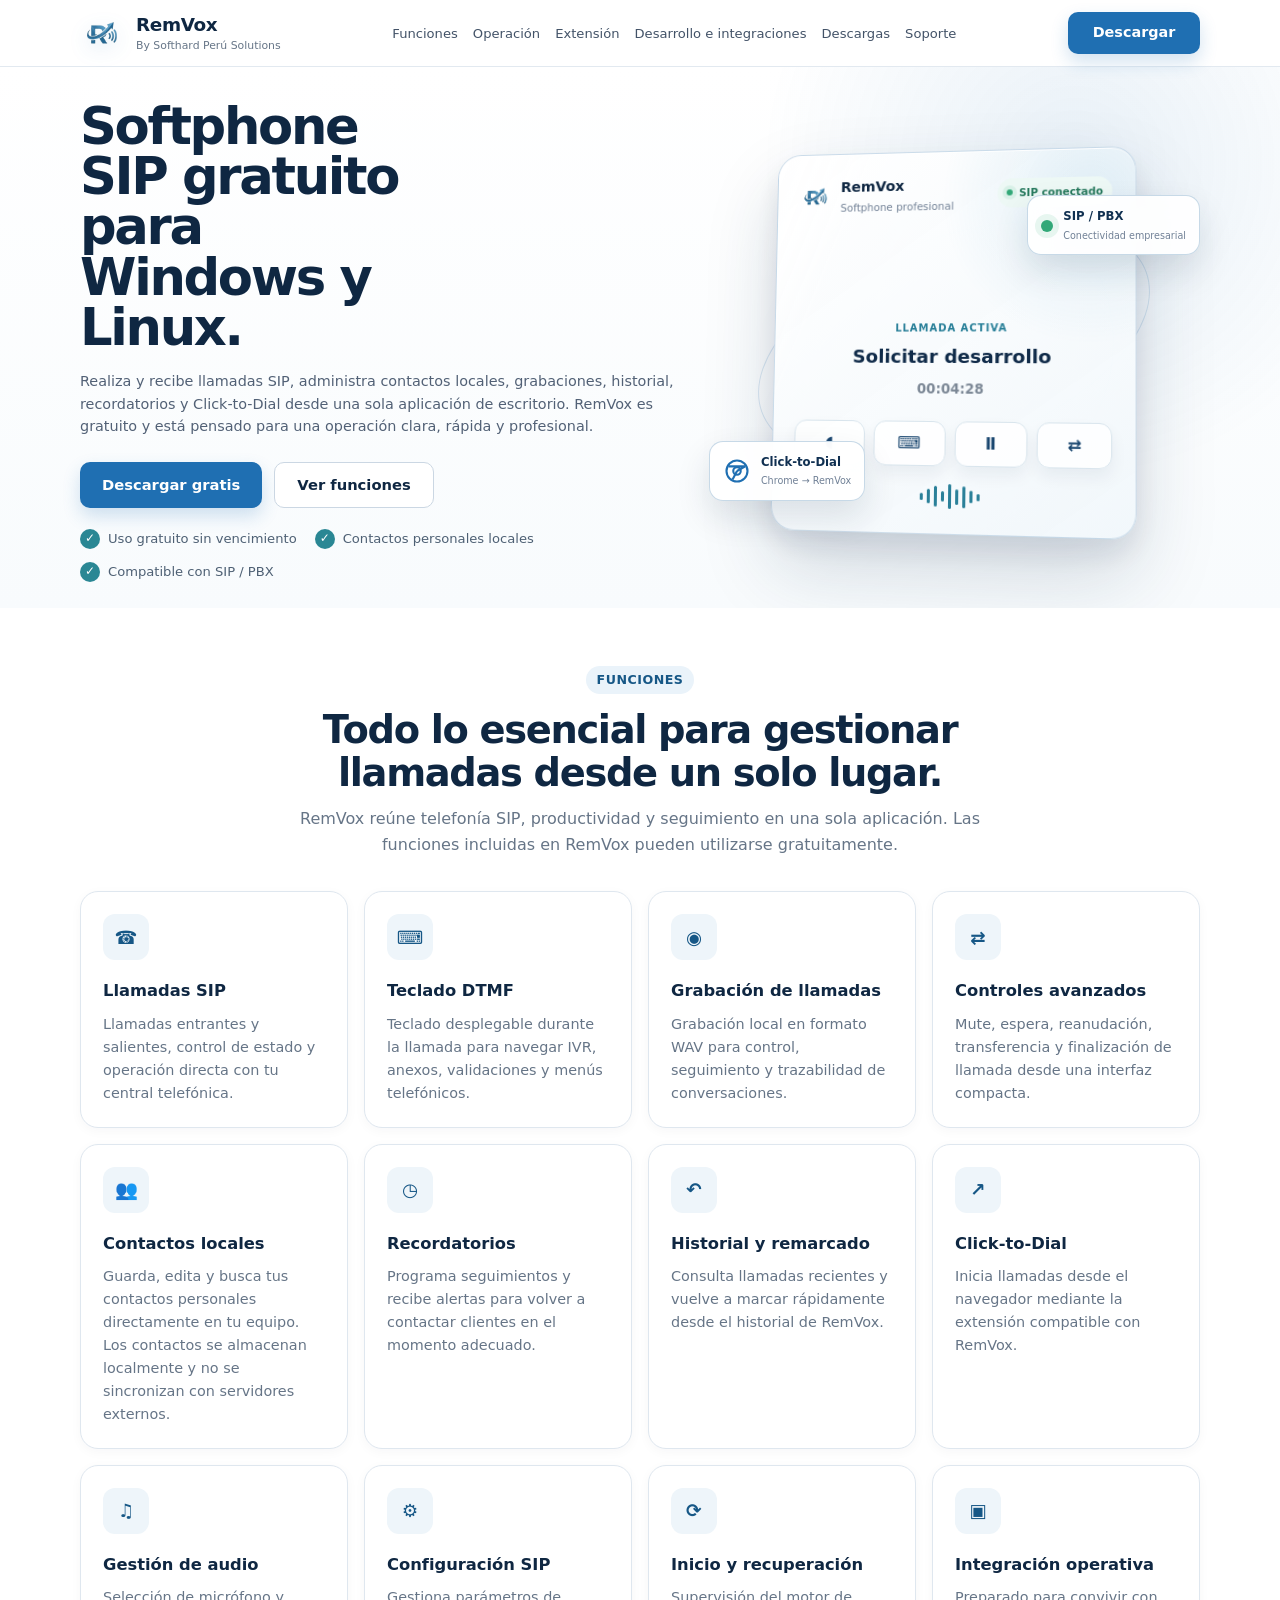
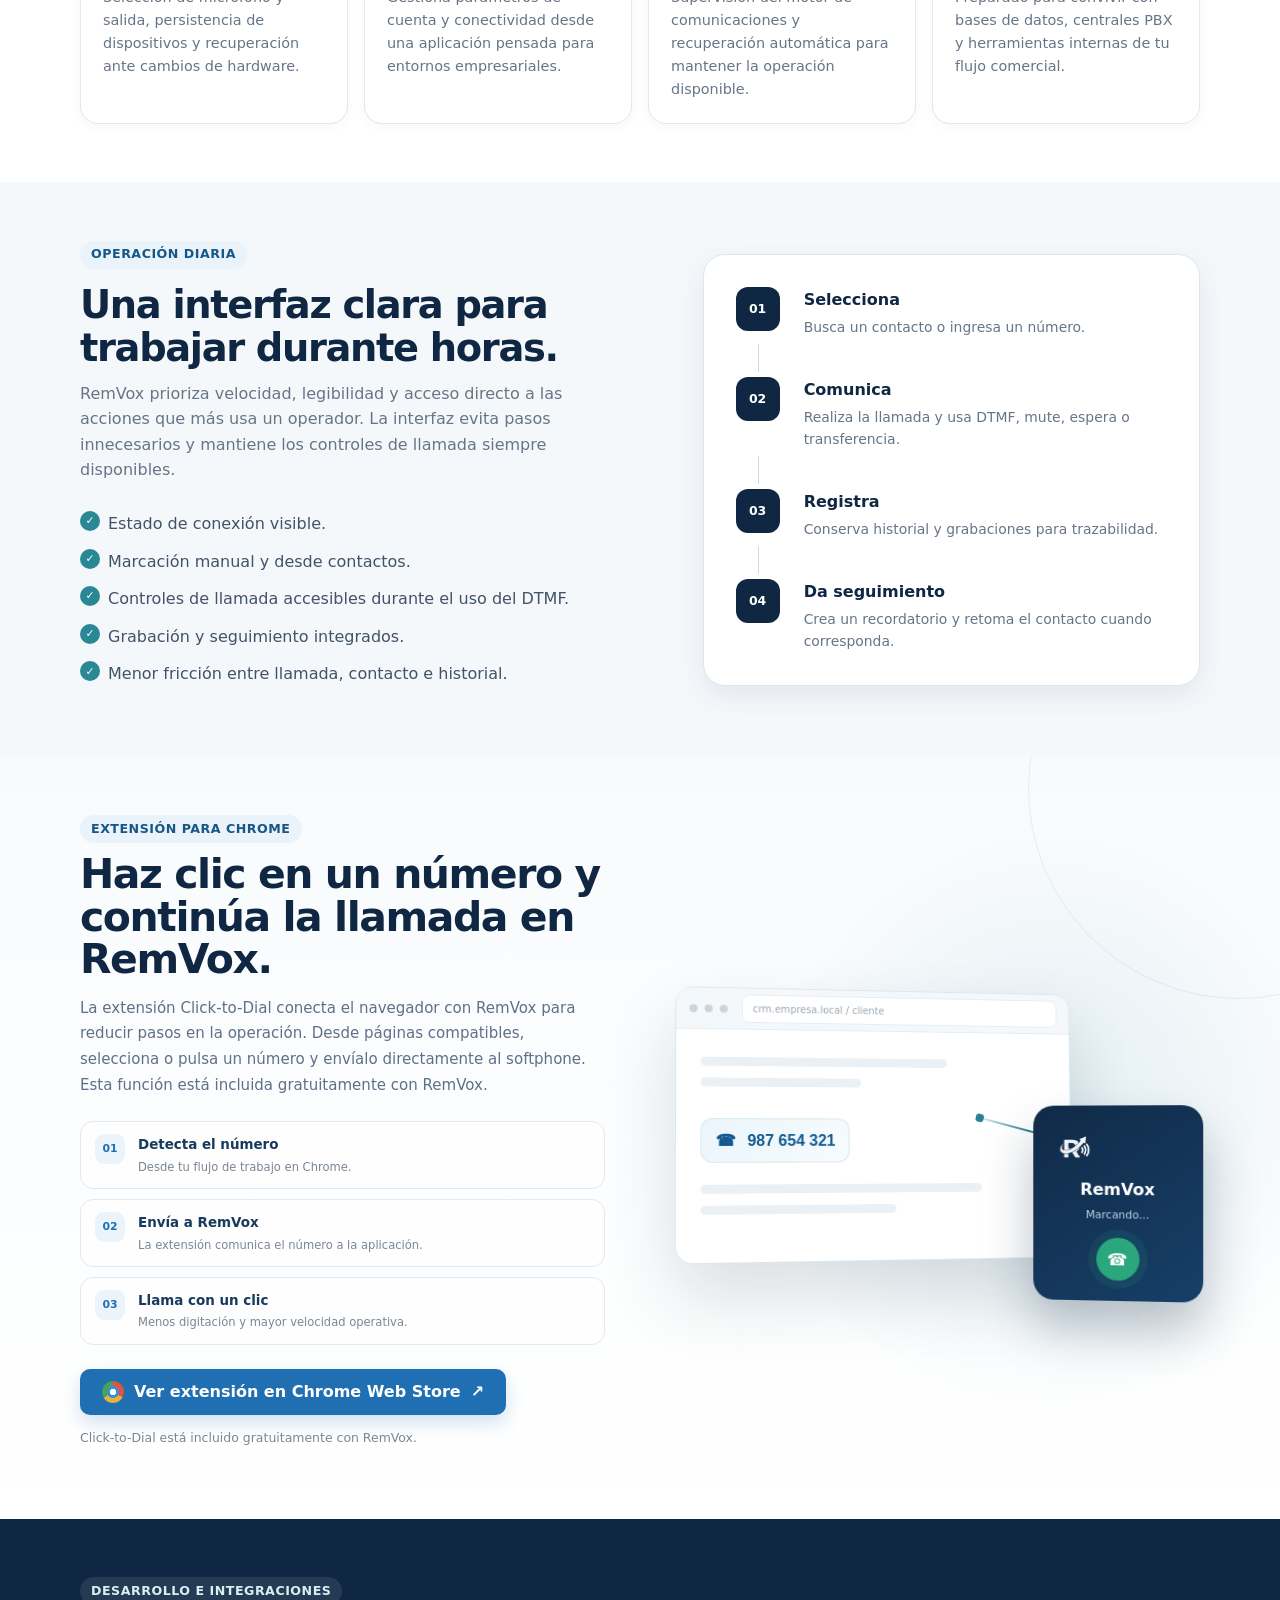
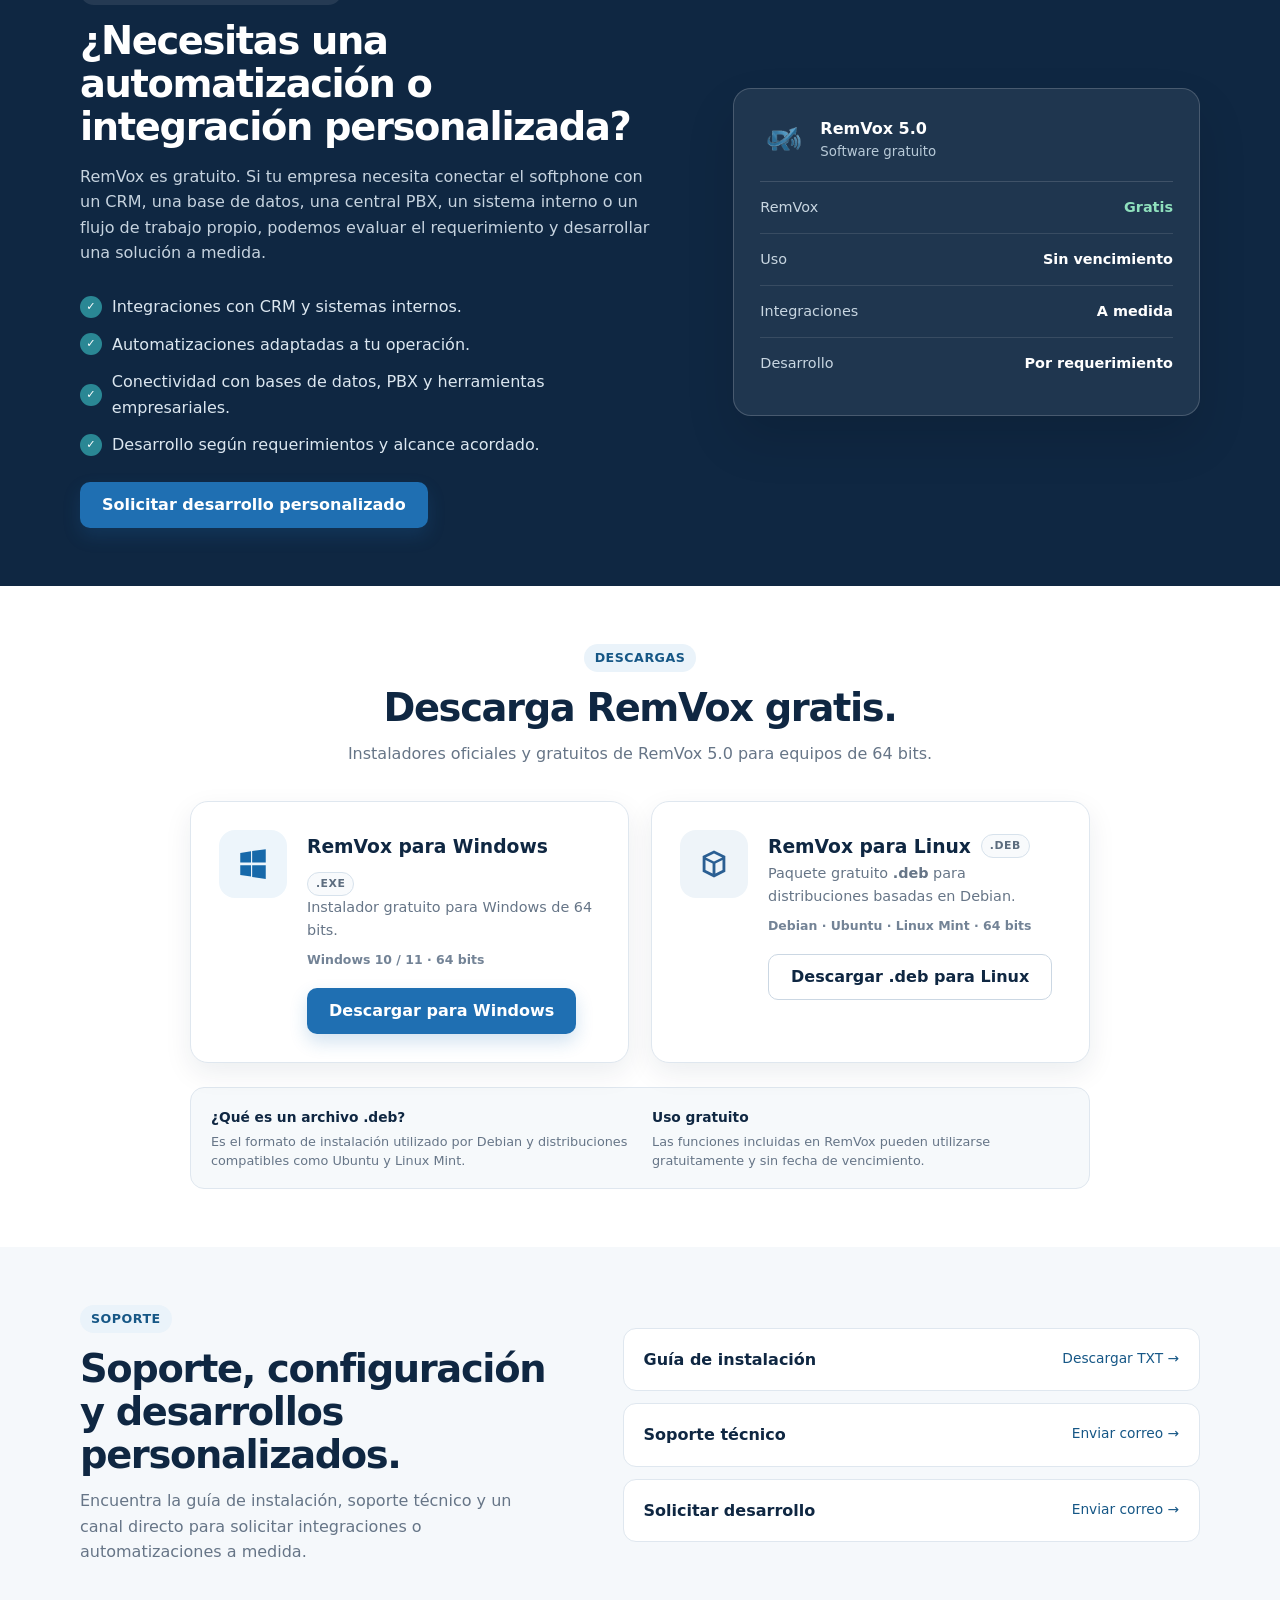
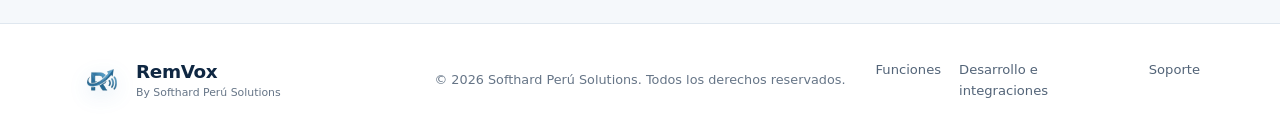
<file: index.html>
<!DOCTYPE html>
<html lang="es">
<head>
  <meta charset="UTF-8">
  <meta name="viewport" content="width=device-width, initial-scale=1.0">
  <meta name="description" content="RemVox: softphone SIP gratuito para Windows y Linux con llamadas, contactos locales, grabaciones, recordatorios, historial y Click-to-Dial.">
  <meta name="theme-color" content="#0f2742">
  <title>RemVox | Softphone SIP gratuito para Windows y Linux</title>
  <link rel="icon" href="assets/remvox-logo.png">
  <link rel="stylesheet" href="css/styles.css">

  <style>
    /* =========================================================
       REMVOX — HERO TECNOLÓGICO + EXTENSIÓN CLICK-TO-DIAL
       Este bloque vive en index.html para no tocar styles.css.
       ========================================================= */

    .hero-tech-visual{
      position:relative;
      min-height:430px;
      display:grid;
      place-items:center;
      perspective:1100px;
      isolation:isolate;
    }

    .tech-orbit{
      position:absolute;
      border:1px solid rgba(31,111,178,.16);
      border-radius:50%;
      pointer-events:none;
    }
    .tech-orbit-a{
      width:320px;height:320px;
      animation:orbitFloat 7s ease-in-out infinite;
    }
    .tech-orbit-b{
      width:410px;height:210px;
      transform:rotate(-20deg);
      animation:orbitFloatB 9s ease-in-out infinite;
    }
    .tech-pulse{
      position:absolute;
      width:10px;height:10px;
      border-radius:50%;
      background:#1f6fb2;
      box-shadow:0 0 0 0 rgba(31,111,178,.28);
      animation:pulseTech 2.4s infinite;
    }
    .tech-pulse-a{top:21%;right:18%}
    .tech-pulse-b{bottom:18%;left:17%;animation-delay:1.1s}

    .softphone-3d-card{
      position:relative;
      z-index:4;
      width:min(360px,82vw);
      padding:22px;
      border:1px solid rgba(164,192,216,.54);
      border-radius:24px;
      background:
        radial-gradient(circle at 88% 12%,rgba(53,144,194,.13),transparent 32%),
        linear-gradient(145deg,rgba(255,255,255,.98),rgba(241,247,251,.96));
      box-shadow:
        0 35px 75px rgba(18,49,78,.17),
        0 14px 28px rgba(18,49,78,.09),
        inset 0 1px 0 rgba(255,255,255,.9);
      transform:rotateY(-9deg) rotateX(4deg) translateZ(20px);
      transform-style:preserve-3d;
      animation:softphoneFloat 5.6s ease-in-out infinite;
      overflow:hidden;
    }
    .softphone-3d-card::before{
      content:"";
      position:absolute;
      inset:-50% auto auto -35%;
      width:110px;height:250%;
      background:linear-gradient(90deg,transparent,rgba(255,255,255,.62),transparent);
      transform:rotate(22deg);
      animation:cardShine 7s ease-in-out infinite;
      pointer-events:none;
    }
    .softphone-3d-top{
      position:relative;
      z-index:2;
      display:flex;
      align-items:center;
      justify-content:space-between;
      gap:12px;
    }
    .softphone-brand-mini{display:flex;align-items:center;gap:9px}
    .softphone-brand-mini img{width:34px;height:34px;object-fit:contain}
    .softphone-brand-mini strong{display:block;color:#0f2742;font-size:.9rem}
    .softphone-brand-mini span{display:block;color:#718095;font-size:.66rem;margin-top:1px}
    .softphone-status{
      display:inline-flex;align-items:center;gap:6px;
      padding:6px 9px;border-radius:999px;
      background:#edf8f5;color:#26795d;
      font-size:.64rem;font-weight:800;
      white-space:nowrap;
    }
    .softphone-status i{
      width:6px;height:6px;border-radius:50%;background:#31a877;
      box-shadow:0 0 0 4px rgba(49,168,119,.11)
    }

    .softphone-call-zone{
      position:relative;
      z-index:2;
      margin:27px 0 20px;
      text-align:center;
    }
    .call-avatar{
      width:66px;height:66px;margin:0 auto 12px;
      display:grid;place-items:center;
      border-radius:20px;
      background:linear-gradient(145deg,#0f2742,#1f6fb2);
      color:white;font-weight:900;
      box-shadow:0 16px 28px rgba(31,111,178,.22);
      transform:translateZ(34px);
    }
    .call-eyebrow{
      display:block;color:#2a8099;
      font-size:.63rem;font-weight:900;
      text-transform:uppercase;letter-spacing:.09em;
    }
    .softphone-call-zone strong{
      display:block;color:#102b49;font-size:1.15rem;margin:5px 0 3px;
    }
    .softphone-call-zone small{color:#7b8795;font-weight:700}

    .softphone-actions{
      position:relative;z-index:2;
      display:grid;grid-template-columns:repeat(4,1fr);gap:9px;
    }
    .softphone-actions span{
      height:44px;display:grid;place-items:center;
      border:1px solid #d9e5ed;border-radius:12px;
      background:rgba(255,255,255,.82);
      color:#19466f;font-weight:900;
      box-shadow:0 8px 16px rgba(15,39,66,.06);
    }

    .softphone-wave{
      position:relative;z-index:2;
      height:28px;margin-top:15px;
      display:flex;align-items:center;justify-content:center;gap:4px;
    }
    .softphone-wave i{
      width:3px;border-radius:999px;background:#2a8099;
      animation:waveMove 1.15s ease-in-out infinite;
    }
    .softphone-wave i:nth-child(1){height:7px}
    .softphone-wave i:nth-child(2){height:14px;animation-delay:.08s}
    .softphone-wave i:nth-child(3){height:20px;animation-delay:.16s}
    .softphone-wave i:nth-child(4){height:10px;animation-delay:.24s}
    .softphone-wave i:nth-child(5){height:24px;animation-delay:.32s}
    .softphone-wave i:nth-child(6){height:15px;animation-delay:.40s}
    .softphone-wave i:nth-child(7){height:21px;animation-delay:.48s}
    .softphone-wave i:nth-child(8){height:12px;animation-delay:.56s}
    .softphone-wave i:nth-child(9){height:7px;animation-delay:.64s}

    .floating-tech-chip{
      position:absolute;z-index:6;
      display:flex;align-items:center;gap:10px;
      padding:11px 13px;
      border:1px solid rgba(181,205,223,.75);
      border-radius:14px;
      background:rgba(255,255,255,.92);
      box-shadow:0 16px 34px rgba(14,43,68,.12);
      backdrop-filter:blur(12px);
      animation:chipFloat 5s ease-in-out infinite;
    }
    .floating-tech-chip strong{display:block;color:#103051;font-size:.73rem}
    .floating-tech-chip span{display:block;color:#708096;font-size:.6rem;margin-top:2px}
    .chip-browser{left:0;bottom:13%}
    .chip-browser svg{width:28px;height:28px;fill:none;stroke:#1f6fb2;stroke-width:1.8}
    .chip-sip{right:0;top:16%;animation-delay:1.2s}
    .chip-dot{
      width:12px!important;height:12px!important;border-radius:50%;
      background:#32a878!important;
      box-shadow:0 0 0 6px rgba(50,168,120,.11);
      flex:0 0 auto;
    }

    .extension-section{
      position:relative;
      overflow:hidden;
      background:
        radial-gradient(circle at 82% 48%,rgba(42,128,153,.12),transparent 26%),
        linear-gradient(180deg,#f8fbfd 0%,#ffffff 100%);
    }
    .extension-section::before{
      content:"";
      position:absolute;
      width:420px;height:420px;
      right:-170px;top:-180px;
      border:1px solid rgba(31,111,178,.1);
      border-radius:50%;
    }
    .extension-grid{
      display:grid;
      grid-template-columns:1fr 1fr;
      gap:70px;
      align-items:center;
    }
    .extension-copy h2{
      max-width:660px;
      margin:10px 0 14px;
      color:#0f2742;
      font-size:clamp(2rem,3.2vw,3.1rem);
      line-height:1.04;
      letter-spacing:-.035em;
    }
    .extension-copy>p{
      max-width:650px;color:#607087;line-height:1.7;font-size:.94rem;
    }
    .extension-points{
      display:grid;gap:10px;margin:23px 0 24px;
    }
    .extension-points>div{
      display:flex;align-items:flex-start;gap:13px;
      padding:12px 14px;
      border:1px solid #e1eaf1;
      border-radius:13px;
      background:rgba(255,255,255,.7);
    }
    .extension-points>div>span{
      width:30px;height:30px;display:grid;place-items:center;
      border-radius:9px;background:#eaf4fa;
      color:#1f6fb2;font-size:.68rem;font-weight:900;flex:0 0 auto;
    }
    .extension-points p{margin:0}
    .extension-points strong{display:block;color:#173a5e;font-size:.84rem}
    .extension-points small{display:block;color:#7a8796;font-size:.72rem;margin-top:2px}
    .extension-store-btn{display:inline-flex;align-items:center;gap:10px}
    .chrome-mark{
      width:22px;height:22px;border-radius:50%;
      display:inline-block;
      background:
        radial-gradient(circle at 50% 50%,#fff 0 21%,#3d8fd1 22% 38%,transparent 39%),
        conic-gradient(#e45245 0 33%,#e4b341 0 66%,#45a45a 0 100%);
      box-shadow:inset 0 0 0 1px rgba(0,0,0,.04);
    }

    .extension-visual{
      position:relative;
      min-height:410px;
      perspective:1200px;
    }
    .browser-3d{
      position:absolute;
      left:0;top:52px;
      width:78%;
      border:1px solid #dbe7ef;
      border-radius:18px;
      background:white;
      box-shadow:0 35px 70px rgba(15,39,66,.14);
      transform:rotateY(10deg) rotateX(3deg);
      transform-origin:left center;
      animation:browserFloat 6s ease-in-out infinite;
      overflow:hidden;
    }
    .browser-bar{
      height:42px;padding:0 13px;
      display:flex;align-items:center;gap:7px;
      background:#f5f8fa;border-bottom:1px solid #e4edf3;
    }
    .browser-bar>span{width:8px;height:8px;border-radius:50%;background:#c8d4de}
    .browser-address{
      flex:1;margin-left:7px;padding:6px 10px;border-radius:8px;
      background:#fff;color:#9aa5af;font-size:.62rem;
      border:1px solid #e6edf2;
    }
    .browser-body{padding:28px 24px 32px;min-height:235px}
    .browser-line{height:9px;border-radius:99px;background:#eaf0f4;margin-bottom:12px}
    .w70{width:70%}.w45{width:45%}.w80{width:80%}.w55{width:55%}
    .phone-number-demo{
      margin:20px 0 22px;
      border:0;border-radius:12px;
      background:linear-gradient(135deg,#eaf5fb,#f7fbfd);
      color:#125a91;font-weight:900;font-size:1rem;
      padding:13px 15px;box-shadow:inset 0 0 0 1px #d6e8f2;
    }
    .phone-number-demo span{margin-right:7px}

    .remvox-mini-device{
      position:absolute;
      z-index:5;
      right:0;bottom:44px;
      width:165px;
      padding:20px;
      border-radius:20px;
      background:linear-gradient(145deg,#102a47,#173f68);
      color:white;
      box-shadow:0 28px 50px rgba(15,39,66,.28);
      transform:rotateY(-9deg) translateZ(22px);
      animation:deviceFloat 5.5s ease-in-out infinite;
      text-align:center;
    }
    .remvox-mini-device img{
      width:42px;height:42px;object-fit:contain;
      filter:brightness(0) invert(1);opacity:.95
    }
    .remvox-mini-device strong{display:block;margin-top:8px}
    .remvox-mini-device>span{display:block;margin-top:3px;color:#bdd4e7;font-size:.66rem}
    .mini-call-button{
      width:42px;height:42px;margin:15px auto 0;
      display:grid;place-items:center;border-radius:50%;
      background:#2aa77c;box-shadow:0 0 0 8px rgba(42,167,124,.12);
      animation:callPulse 2s infinite;
    }

    .integration-beam{
      position:absolute;
      left:57%;top:48%;
      width:110px;height:2px;
      background:linear-gradient(90deg,rgba(31,111,178,.06),#2a8099,rgba(31,111,178,.06));
      transform:rotate(15deg);
      z-index:3;
    }
    .integration-beam i{
      position:absolute;top:-3px;width:8px;height:8px;border-radius:50%;background:#2a8099;
      animation:dataTravel 2s linear infinite;
    }
    .integration-beam i:nth-child(2){animation-delay:.65s}
    .integration-beam i:nth-child(3){animation-delay:1.3s}

    @keyframes softphoneFloat{
      0%,100%{transform:rotateY(-9deg) rotateX(4deg) translateY(0) translateZ(20px)}
      50%{transform:rotateY(-4deg) rotateX(1deg) translateY(-12px) translateZ(34px)}
    }
    @keyframes browserFloat{
      0%,100%{transform:rotateY(10deg) rotateX(3deg) translateY(0)}
      50%{transform:rotateY(6deg) rotateX(1deg) translateY(-9px)}
    }
    @keyframes deviceFloat{
      0%,100%{transform:rotateY(-9deg) translateY(0) translateZ(22px)}
      50%{transform:rotateY(-4deg) translateY(-11px) translateZ(30px)}
    }
    @keyframes chipFloat{
      0%,100%{transform:translateY(0)}
      50%{transform:translateY(-9px)}
    }
    @keyframes orbitFloat{
      0%,100%{transform:rotate(0deg) scale(1)}
      50%{transform:rotate(12deg) scale(1.04)}
    }
    @keyframes orbitFloatB{
      0%,100%{transform:rotate(-20deg) scale(1)}
      50%{transform:rotate(-7deg) scale(1.03)}
    }
    @keyframes pulseTech{
      0%{box-shadow:0 0 0 0 rgba(31,111,178,.28)}
      70%{box-shadow:0 0 0 20px rgba(31,111,178,0)}
      100%{box-shadow:0 0 0 0 rgba(31,111,178,0)}
    }
    @keyframes waveMove{
      0%,100%{transform:scaleY(.55);opacity:.65}
      50%{transform:scaleY(1.25);opacity:1}
    }
    @keyframes cardShine{
      0%,65%{left:-45%;opacity:0}
      74%{opacity:.65}
      90%,100%{left:125%;opacity:0}
    }
    @keyframes dataTravel{
      0%{left:0;opacity:0}
      15%{opacity:1}
      85%{opacity:1}
      100%{left:100%;opacity:0}
    }
    @keyframes callPulse{
      0%{box-shadow:0 0 0 0 rgba(42,167,124,.28)}
      70%{box-shadow:0 0 0 14px rgba(42,167,124,0)}
      100%{box-shadow:0 0 0 0 rgba(42,167,124,0)}
    }

    @media (max-width:1100px){
      .hero-tech-visual{min-height:360px}
      .chip-browser{left:2%}
      .chip-sip{right:2%}
      .extension-grid{gap:42px}
    }

    @media (max-width:900px){
      .hero-tech-visual{min-height:410px;margin-top:10px}
      .extension-grid{grid-template-columns:1fr}
      .extension-visual{min-height:390px}
    }

    @media (max-width:620px){
      .hero-tech-visual{min-height:365px}
      .softphone-3d-card{width:min(320px,88vw);padding:18px}
      .floating-tech-chip{padding:8px 10px}
      .chip-browser{left:0;bottom:3%}
      .chip-sip{right:0;top:4%}
      .tech-orbit-a{width:280px;height:280px}
      .tech-orbit-b{width:320px;height:180px}
      .extension-visual{min-height:340px}
      .browser-3d{width:86%;top:38px}
      .remvox-mini-device{width:145px;right:0;bottom:30px}
      .integration-beam{left:53%;width:95px}
    }

    @media (prefers-reduced-motion:reduce){
      .softphone-3d-card,.floating-tech-chip,.browser-3d,.remvox-mini-device,
      .tech-orbit,.tech-pulse,.softphone-wave i,.integration-beam i,
      .mini-call-button{animation:none!important}
    }
  
    .donation-section{
      position:relative;
      overflow:hidden;
      background:
        radial-gradient(circle at 86% 30%,rgba(31,111,178,.10),transparent 28%),
        linear-gradient(180deg,#ffffff 0%,#f8fbfd 100%);
    }
    .donation-card{
      display:grid;
      grid-template-columns:minmax(0,1.35fr) minmax(280px,.65fr);
      gap:42px;
      align-items:center;
      padding:34px;
      border:1px solid #dfe8ef;
      border-radius:22px;
      background:rgba(255,255,255,.96);
      box-shadow:0 18px 42px rgba(15,39,66,.08);
    }
    .donation-copy h2{
      margin:8px 0 12px;
      color:#0f2742;
      font-size:clamp(1.8rem,3vw,2.7rem);
      line-height:1.08;
      letter-spacing:-.03em;
    }
    .donation-copy p{margin:0;color:#607087;line-height:1.7}
    .donation-copy .donation-note{margin-top:14px;font-size:.82rem;color:#7a8796}
    .donation-action{
      padding:24px;
      border-radius:18px;
      background:linear-gradient(145deg,#102a47,#173f68);
      color:#fff;
      text-align:center;
      box-shadow:0 18px 38px rgba(15,39,66,.18);
    }
    .donation-action strong{display:block;font-size:1.08rem;margin-bottom:6px}
    .donation-action>span{display:block;color:#c9d9e6;font-size:.78rem;line-height:1.5;margin-bottom:17px}
    .donation-paypal-btn{display:inline-flex;align-items:center;justify-content:center;gap:9px;width:100%}
    .paypal-mark{
      display:inline-grid!important;
      place-items:center;
      width:24px;height:24px;
      border-radius:7px;
      background:#fff;
      color:#1f6fb2!important;
      font-weight:900;
      font-size:.85rem;
      margin:0!important;
    }
    @media (max-width:780px){
      .donation-card{grid-template-columns:1fr;padding:24px}
    }

  </style>

</head>

<body>
  <header class="site-header" id="inicio">
    <div class="container nav-wrap">
      <a class="brand" href="#inicio" aria-label="RemVox, inicio">
        <img src="assets/remvox-logo.png" alt="Logo RemVox" class="brand-logo">
        <div>
          <span class="brand-name">RemVox</span>
          <span class="brand-by">By Softhard Perú Solutions</span>
        </div>
      </a>

      <button class="menu-toggle" id="menuToggle" type="button" aria-label="Abrir menú" aria-expanded="false">
        <span></span><span></span><span></span>
      </button>

      <nav class="main-nav" id="mainNav" aria-label="Navegación principal">
        <a href="#funciones">Funciones</a>
        <a href="#operacion">Operación</a>
        <a href="#extension">Extensión</a>
        <a href="#desarrollo">Desarrollo e integraciones</a>
        <a href="#descargas">Descargas</a>
        <a href="#soporte">Soporte</a>
      </nav>

      <a class="btn btn-primary nav-cta" href="#descargas">Descargar</a>
    </div>
  </header>

  <main>
    <!-- HERO -->
    <section class="hero">
      <div class="container hero-grid">
        <div class="hero-copy">
<h1>Softphone SIP gratuito para Windows y Linux.</h1>
          <p class="hero-lead">
            Realiza y recibe llamadas SIP, administra contactos locales, grabaciones, historial,
            recordatorios y Click-to-Dial desde una sola aplicación de escritorio. RemVox es gratuito
            y está pensado para una operación clara, rápida y profesional.
          </p>

          <div class="hero-actions">
            <a class="btn btn-primary btn-lg" href="#descargas">Descargar gratis</a>
            <a class="btn btn-secondary btn-lg" href="#funciones">Ver funciones</a>
          </div>

          <div class="hero-meta">
            <div class="meta-item">
              <span class="meta-icon">✓</span>
              <span>Uso gratuito sin vencimiento</span>
            </div>
            <div class="meta-item">
              <span class="meta-icon">✓</span>
              <span>Contactos personales locales</span>
            </div>
            <div class="meta-item">
              <span class="meta-icon">✓</span>
              <span>Compatible con SIP / PBX</span>
            </div>
          </div>
        </div>

        <div class="hero-tech-visual" aria-label="Visual tecnológico de RemVox">
          <div class="tech-orbit tech-orbit-a"></div>
          <div class="tech-orbit tech-orbit-b"></div>
          <div class="tech-pulse tech-pulse-a"></div>
          <div class="tech-pulse tech-pulse-b"></div>

          <div class="softphone-3d-card">
            <div class="softphone-3d-top">
              <div class="softphone-brand-mini">
                <img src="assets/remvox-logo.png" alt="">
                <div>
                  <strong>RemVox</strong>
                  <span>Softphone profesional</span>
                </div>
              </div>
              <span class="softphone-status"><i></i> SIP conectado</span>
            </div>

            <div class="softphone-call-zone">
              <div class="call-avatar">RM</div>
              <span class="call-eyebrow">Llamada activa</span>
              <strong>Solicitar desarrollo</strong>
              <small>00:04:28</small>
            </div>

            <div class="softphone-actions">
              <span title="Silenciar">◖</span>
              <span title="DTMF">⌨</span>
              <span title="Espera">Ⅱ</span>
              <span title="Transferir">⇄</span>
            </div>

            <div class="softphone-wave" aria-hidden="true">
              <i></i><i></i><i></i><i></i><i></i><i></i><i></i><i></i><i></i>
            </div>
          </div>

          <div class="floating-tech-chip chip-browser">
            <svg viewBox="0 0 24 24" aria-hidden="true">
              <circle cx="12" cy="12" r="9"></circle>
              <circle cx="12" cy="12" r="3.2"></circle>
              <path d="M4.7 8h14.6M8.2 19.2 12 12m7.1-4-7.1 4"></path>
            </svg>
            <div><strong>Click-to-Dial</strong><span>Chrome → RemVox</span></div>
          </div>

          <div class="floating-tech-chip chip-sip">
            <span class="chip-dot"></span>
            <div><strong>SIP / PBX</strong><span>Conectividad empresarial</span></div>
          </div>
        </div>
      </div>
    </section>
<!-- FUNCIONES -->
    <section class="section" id="funciones">
      <div class="container">
        <div class="section-heading">
          <span class="section-kicker">Funciones</span>
          <h2>Todo lo esencial para gestionar llamadas desde un solo lugar.</h2>
          <p>
            RemVox reúne telefonía SIP, productividad y seguimiento en una sola aplicación.
            Las funciones incluidas en RemVox pueden utilizarse gratuitamente.
          </p>
        </div>

        <div class="feature-grid">
          <article class="feature-card">
            <div class="feature-icon">☎</div>
            <h3>Llamadas SIP</h3>
            <p>Llamadas entrantes y salientes, control de estado y operación directa con tu central telefónica.</p>
          </article>

          <article class="feature-card">
            <div class="feature-icon">⌨</div>
            <h3>Teclado DTMF</h3>
            <p>Teclado desplegable durante la llamada para navegar IVR, anexos, validaciones y menús telefónicos.</p>
          </article>

          <article class="feature-card">
            <div class="feature-icon">◉</div>
            <h3>Grabación de llamadas</h3>
            <p>Grabación local en formato WAV para control, seguimiento y trazabilidad de conversaciones.</p>
          </article>

          <article class="feature-card">
            <div class="feature-icon">⇄</div>
            <h3>Controles avanzados</h3>
            <p>Mute, espera, reanudación, transferencia y finalización de llamada desde una interfaz compacta.</p>
          </article>

          <article class="feature-card">
            <div class="feature-icon">👥</div>
            <h3>Contactos locales</h3>
            <p>Guarda, edita y busca tus contactos personales directamente en tu equipo. Los contactos se almacenan localmente y no se sincronizan con servidores externos.</p>
          </article>

          <article class="feature-card">
            <div class="feature-icon">◷</div>
            <h3>Recordatorios</h3>
            <p>Programa seguimientos y recibe alertas para volver a contactar clientes en el momento adecuado.</p>
          </article>

          <article class="feature-card">
            <div class="feature-icon">↶</div>
            <h3>Historial y remarcado</h3>
            <p>Consulta llamadas recientes y vuelve a marcar rápidamente desde el historial de RemVox.</p>
          </article>

          <article class="feature-card">
            <div class="feature-icon">↗</div>
            <h3>Click-to-Dial</h3>
            <p>Inicia llamadas desde el navegador mediante la extensión compatible con RemVox.</p>
          </article>

          <article class="feature-card">
            <div class="feature-icon">♫</div>
            <h3>Gestión de audio</h3>
            <p>Selección de micrófono y salida, persistencia de dispositivos y recuperación ante cambios de hardware.</p>
          </article>

          <article class="feature-card">
            <div class="feature-icon">⚙</div>
            <h3>Configuración SIP</h3>
            <p>Gestiona parámetros de cuenta y conectividad desde una aplicación pensada para entornos empresariales.</p>
          </article>

          <article class="feature-card">
            <div class="feature-icon">⟳</div>
            <h3>Inicio y recuperación</h3>
            <p>Supervisión del motor de comunicaciones y recuperación automática para mantener la operación disponible.</p>
          </article>

          <article class="feature-card">
            <div class="feature-icon">▣</div>
            <h3>Integración operativa</h3>
            <p>Preparado para convivir con bases de datos, centrales PBX y herramientas internas de tu flujo comercial.</p>
          </article>
        </div>
      </div>
    </section>

    <!-- OPERACIÓN -->
    <section class="section section-soft" id="operacion">
      <div class="container split-layout">
        <div class="content-panel">
          <span class="section-kicker">Operación diaria</span>
          <h2>Una interfaz clara para trabajar durante horas.</h2>
          <p>
            RemVox prioriza velocidad, legibilidad y acceso directo a las acciones que más usa un operador.
            La interfaz evita pasos innecesarios y mantiene los controles de llamada siempre disponibles.
          </p>

          <ul class="check-list">
            <li>Estado de conexión visible.</li>
            <li>Marcación manual y desde contactos.</li>
            <li>Controles de llamada accesibles durante el uso del DTMF.</li>
            <li>Grabación y seguimiento integrados.</li>
            <li>Menor fricción entre llamada, contacto e historial.</li>
          </ul>
        </div>

        <div class="workflow-card">
          <div class="workflow-step">
            <span>01</span>
            <div><strong>Selecciona</strong><p>Busca un contacto o ingresa un número.</p></div>
          </div>
          <div class="workflow-line"></div>
          <div class="workflow-step">
            <span>02</span>
            <div><strong>Comunica</strong><p>Realiza la llamada y usa DTMF, mute, espera o transferencia.</p></div>
          </div>
          <div class="workflow-line"></div>
          <div class="workflow-step">
            <span>03</span>
            <div><strong>Registra</strong><p>Conserva historial y grabaciones para trazabilidad.</p></div>
          </div>
          <div class="workflow-line"></div>
          <div class="workflow-step">
            <span>04</span>
            <div><strong>Da seguimiento</strong><p>Crea un recordatorio y retoma el contacto cuando corresponda.</p></div>
          </div>
        </div>
      </div>
    </section>







    <!-- EXTENSIÓN CLICK-TO-DIAL -->
    <section class="section extension-section" id="extension">
      <div class="container extension-grid">
        <div class="extension-copy">
          <span class="section-kicker">Extensión para Chrome</span>
          <h2>Haz clic en un número y continúa la llamada en RemVox.</h2>
          <p>
            La extensión Click-to-Dial conecta el navegador con RemVox para reducir pasos en la operación.
            Desde páginas compatibles, selecciona o pulsa un número y envíalo directamente al softphone.
            Esta función está incluida gratuitamente con RemVox.
          </p>

          <div class="extension-points">
            <div><span>01</span><p><strong>Detecta el número</strong><small>Desde tu flujo de trabajo en Chrome.</small></p></div>
            <div><span>02</span><p><strong>Envía a RemVox</strong><small>La extensión comunica el número a la aplicación.</small></p></div>
            <div><span>03</span><p><strong>Llama con un clic</strong><small>Menos digitación y mayor velocidad operativa.</small></p></div>
          </div>

          <a
            class="btn btn-primary extension-store-btn"
            href="https://chromewebstore.google.com/detail/remvox-click-to-dial-dual/fhdojbjgimoegemlkeflddflcdapmjcf"
            target="_blank"
            rel="noopener noreferrer"
            onclick="if(window.gtag){gtag('event','extension_click',{extension:'remvox_click_to_dial',source:'landing'});}"
          >
            <span class="chrome-mark" aria-hidden="true"></span>
            Ver extensión en Chrome Web Store
            <span aria-hidden="true">↗</span>
          </a>
          <p style="margin-top:12px;font-size:.78rem;color:#7a8796;">
            Click-to-Dial está incluido gratuitamente con RemVox.
          </p>
        </div>

        <div class="extension-visual" aria-label="Integración Chrome y RemVox">
          <div class="browser-3d">
            <div class="browser-bar">
              <span></span><span></span><span></span>
              <div class="browser-address">crm.empresa.local / cliente</div>
            </div>
            <div class="browser-body">
              <div class="browser-line w70"></div>
              <div class="browser-line w45"></div>

              <button class="phone-number-demo" type="button" tabindex="-1" aria-hidden="true">
                <span>☎</span>
                987 654 321
              </button>

              <div class="browser-line w80"></div>
              <div class="browser-line w55"></div>
            </div>
          </div>

          <div class="integration-beam">
            <i></i><i></i><i></i>
          </div>

          <div class="remvox-mini-device">
            <img src="assets/remvox-logo.png" alt="">
            <strong>RemVox</strong>
            <span>Marcando...</span>
            <div class="mini-call-button">☎</div>
          </div>
        </div>
      </div>
    </section>

    <!-- DESARROLLO E INTEGRACIONES -->
    <section class="section license-section" id="desarrollo">
      <div class="container license-grid">
        <div>
          <span class="section-kicker light">Desarrollo e integraciones</span>
          <h2>¿Necesitas una automatización o integración personalizada?</h2>
          <p>
            RemVox es gratuito. Si tu empresa necesita conectar el softphone con un CRM,
            una base de datos, una central PBX, un sistema interno o un flujo de trabajo propio,
            podemos evaluar el requerimiento y desarrollar una solución a medida.
          </p>

          <div class="license-points">
            <div><span>✓</span> Integraciones con CRM y sistemas internos.</div>
            <div><span>✓</span> Automatizaciones adaptadas a tu operación.</div>
            <div><span>✓</span> Conectividad con bases de datos, PBX y herramientas empresariales.</div>
            <div><span>✓</span> Desarrollo según requerimientos y alcance acordado.</div>
          </div>

          <div style="margin-top:24px;">
            <a
              class="btn btn-primary"
              href="mailto:softhardsolutionsperu@gmail.com?subject=Desarrollo%20personalizado%20RemVox&body=Hola%2C%20quiero%20consultar%20sobre%20una%20automatizaci%C3%B3n%20o%20integraci%C3%B3n%20para%20RemVox."
            >
              Solicitar desarrollo personalizado
            </a>
          </div>
        </div>

        <div class="license-card">
          <div class="license-card-head">
            <img src="assets/remvox-logo.png" alt="RemVox">
            <div><strong>RemVox 5.0</strong><small>Software gratuito</small></div>
          </div>
          <div class="license-row"><span>RemVox</span><strong class="status-ok">Gratis</strong></div>
          <div class="license-row"><span>Uso</span><strong>Sin vencimiento</strong></div>
          <div class="license-row"><span>Integraciones</span><strong>A medida</strong></div>
          <div class="license-row"><span>Desarrollo</span><strong>Por requerimiento</strong></div>
        </div>
      </div>
    </section>

    <!-- DESCARGAS -->
    <section class="section" id="descargas">
      <div class="container">
        <div class="section-heading compact">
          <span class="section-kicker">Descargas</span>
          <h2>Descarga RemVox gratis.</h2>
          <p>Instaladores oficiales y gratuitos de RemVox 5.0 para equipos de 64 bits.</p>
        </div>

        <div class="download-grid">
          <article class="download-card">
            <div class="download-os windows-mark" aria-hidden="true">
              <svg class="os-brand-icon" viewBox="0 0 24 24" role="img" aria-hidden="true">
                <path d="M3 4.2 10.6 3v8H3V4.2Zm8.4-1.3L21 1.5v9.5h-9.6V2.9ZM3 12.9h7.6v8L3 19.8v-6.9Zm8.4 0H21v9.6l-9.6-1.3v-8.3Z" fill="currentColor"/>
              </svg>
            </div>
            <div class="download-copy">
              <div class="download-heading">
                <h3>RemVox para Windows</h3>
                <span class="file-badge">.EXE</span>
              </div>
              <p>Instalador gratuito para Windows de 64 bits.</p>
              <div class="download-detail">Windows 10 / 11 · 64 bits</div>
              <button class="btn btn-primary js-download" data-platform="windows" type="button">
                Descargar para Windows
              </button>
            </div>
          </article>

          <article class="download-card">
            <div class="download-os linux-mark package-mark" aria-hidden="true">
              <svg class="os-brand-icon" viewBox="0 0 24 24" role="img" aria-hidden="true">
                <path d="M12 2.4 20 6.4v11.1L12 21.6 4 17.5V6.4l8-4Zm0 2.1L6.2 7.4 12 10.2l5.8-2.8L12 4.5Zm-6 4.7v7l5 2.5v-7L6 9.2Zm7 9.5 5-2.5v-7l-5 2.5v7Z" fill="currentColor"/>
              </svg>
            </div>
            <div class="download-copy">
              <div class="download-heading">
                <h3>RemVox para Linux</h3>
                <span class="file-badge">.DEB</span>
              </div>
              <p>Paquete gratuito <strong>.deb</strong> para distribuciones basadas en Debian.</p>
              <div class="download-detail">Debian · Ubuntu · Linux Mint · 64 bits</div>
              <button class="btn btn-secondary js-download" data-platform="linux" type="button">
                Descargar .deb para Linux
              </button>
            </div>
          </article>
        </div>

        <div class="download-help">
          <div>
            <strong>¿Qué es un archivo .deb?</strong>
            <span>Es el formato de instalación utilizado por Debian y distribuciones compatibles como Ubuntu y Linux Mint.</span>
          </div>
          <div>
            <strong>Uso gratuito</strong>
            <span>Las funciones incluidas en RemVox pueden utilizarse gratuitamente y sin fecha de vencimiento.</span>
          </div>
        </div>
      </div>
    </section>

    <!-- SOPORTE -->
    <section class="section section-soft" id="soporte">
      <div class="container support-grid">
        <div>
          <span class="section-kicker">Soporte</span>
          <h2>Soporte, configuración y desarrollos personalizados.</h2>
          <p>
            Encuentra la guía de instalación, soporte técnico y un canal directo para solicitar integraciones o automatizaciones a medida.
          </p>
        </div>

        <div class="support-actions">
          <a class="support-link js-guide-download" href="#" data-config-link="guide">
            <strong>Guía de instalación</strong>
            <span>Descargar TXT →</span>
          </a>
          <a class="support-link" href="mailto:softhardsolutionsperu@gmail.com?subject=Soporte%20t%C3%A9cnico%20RemVox">
            <strong>Soporte técnico</strong>
            <span>Enviar correo →</span>
          </a>
          <a class="support-link" href="mailto:softhardsolutionsperu@gmail.com?subject=Desarrollo%20personalizado%20RemVox">
            <strong>Solicitar desarrollo</strong>
            <span>Enviar correo →</span>
          </a>
        </div>
      </div>
    </section>

</main>

  <footer class="site-footer">
    <div class="container footer-grid">
      <a class="brand footer-brand" href="#inicio">
        <img src="assets/remvox-logo.png" alt="Logo RemVox" class="brand-logo">
        <div>
          <span class="brand-name">RemVox</span>
          <span class="brand-by">By Softhard Perú Solutions</span>
        </div>
      </a>

      <div class="footer-center">
        <p>© <span id="year"></span> Softhard Perú Solutions. Todos los derechos reservados.</p>
</div>

      <div class="footer-links">
        <a href="#funciones">Funciones</a>
        <a href="#desarrollo">Desarrollo e integraciones</a>
        <a href="#soporte">Soporte</a>
      </div>
    </div>
  </footer>

  <div class="toast" id="toast" role="status" aria-live="polite"></div>

  <script src="js/config.js"></script>
  <script src="js/main.js"></script>
</body>
</html>
</file>
<file: css/styles.css>
:root {
  --navy: #0f2742;
  --navy-2: #173a60;
  --blue: #1f6fb2;
  --blue-dark: #165786;
  --teal: #2a8794;
  --ink: #172333;
  --muted: #667587;
  --line: #dfe7ef;
  --soft: #f5f8fb;
  --white: #ffffff;
  --success: #1f8b64;
  --shadow: 0 18px 50px rgba(15, 39, 66, .12);
  --shadow-soft: 0 10px 28px rgba(15, 39, 66, .08);
  --radius: 18px;
  --container: 1180px;
}

* { box-sizing: border-box; }

html { scroll-behavior: smooth; }

body {
  margin: 0;
  font-family: Inter, ui-sans-serif, system-ui, -apple-system, BlinkMacSystemFont, "Segoe UI", sans-serif;
  color: var(--ink);
  background: var(--white);
  line-height: 1.6;
}

img { max-width: 100%; display: block; }

a { color: inherit; text-decoration: none; }

button, a { -webkit-tap-highlight-color: transparent; }

.container {
  width: min(calc(100% - 40px), var(--container));
  margin: 0 auto;
}

.site-header {
  position: sticky;
  top: 0;
  z-index: 50;
  background: rgba(255, 255, 255, .96);
  border-bottom: 1px solid rgba(223, 231, 239, .9);
  backdrop-filter: blur(14px);
}

.nav-wrap {
  min-height: 78px;
  display: flex;
  align-items: center;
  gap: 28px;
}

.brand {
  display: inline-flex;
  align-items: center;
  gap: 12px;
  min-width: 220px;
}

.brand-logo {
  width: 52px;
  height: 52px;
  object-fit: contain;
  filter: drop-shadow(0 6px 10px rgba(31, 111, 178, .16));
}

.brand > div {
  display: flex;
  flex-direction: column;
  line-height: 1.15;
}

.brand-name {
  font-size: 1.28rem;
  font-weight: 800;
  color: var(--navy);
  letter-spacing: -.02em;
}

.brand-by {
  margin-top: 5px;
  font-size: .72rem;
  color: var(--muted);
}

.main-nav {
  display: flex;
  align-items: center;
  justify-content: center;
  gap: 26px;
  flex: 1;
}

.main-nav a {
  font-size: .92rem;
  color: #435368;
  transition: color .2s ease;
}

.main-nav a:hover { color: var(--blue); }

.nav-cta { flex: 0 0 auto; }

.btn {
  border: 0;
  border-radius: 10px;
  min-height: 46px;
  padding: 0 22px;
  display: inline-flex;
  align-items: center;
  justify-content: center;
  gap: 8px;
  font: inherit;
  font-weight: 700;
  cursor: pointer;
  transition: transform .2s ease, box-shadow .2s ease, background .2s ease;
}

.btn:hover { transform: translateY(-1px); }

.btn-primary {
  color: #fff;
  background: var(--blue);
  box-shadow: 0 8px 18px rgba(31, 111, 178, .2);
}

.btn-primary:hover { background: var(--blue-dark); }

.btn-secondary {
  color: var(--navy);
  background: #fff;
  border: 1px solid #cbd7e3;
}

.btn-secondary:hover {
  border-color: #9fb4c8;
  box-shadow: var(--shadow-soft);
}

.btn-light {
  color: var(--navy);
  background: #fff;
}

.btn-lg {
  min-height: 52px;
  padding: 0 26px;
}

.menu-toggle {
  display: none;
  width: 44px;
  height: 44px;
  border: 0;
  background: transparent;
  padding: 10px;
}

.menu-toggle span {
  display: block;
  width: 22px;
  height: 2px;
  margin: 5px auto;
  background: var(--navy);
}

/* HERO */
.hero {
  padding: 84px 0 72px;
  overflow: hidden;
  background:
    radial-gradient(circle at 84% 18%, rgba(31,111,178,.10), transparent 27%),
    linear-gradient(180deg, #ffffff 0%, #f8fbfd 100%);
}

.hero-grid {
  display: grid;
  grid-template-columns: .95fr 1.05fr;
  align-items: center;
  gap: 70px;
}

.eyebrow,
.section-kicker {
  display: inline-flex;
  align-items: center;
  min-height: 28px;
  padding: 0 11px;
  border-radius: 999px;
  background: #eaf3fa;
  color: var(--blue-dark);
  font-size: .79rem;
  font-weight: 800;
  letter-spacing: .04em;
  text-transform: uppercase;
}

.hero h1 {
  margin: 18px 0 20px;
  max-width: 680px;
  font-size: clamp(2.6rem, 5vw, 4.65rem);
  line-height: 1.03;
  letter-spacing: -.045em;
  color: var(--navy);
}

.hero-lead {
  max-width: 660px;
  margin: 0;
  font-size: 1.08rem;
  color: #526176;
}

.hero-actions {
  display: flex;
  gap: 12px;
  margin-top: 30px;
}

.hero-meta {
  display: flex;
  flex-wrap: wrap;
  gap: 18px 24px;
  margin-top: 28px;
  color: #4e6074;
  font-size: .9rem;
}

.meta-item {
  display: inline-flex;
  align-items: center;
  gap: 8px;
}

.meta-icon {
  width: 22px;
  height: 22px;
  border-radius: 50%;
  display: inline-grid;
  place-items: center;
  color: #fff;
  background: var(--teal);
  font-size: .75rem;
  font-weight: 900;
}

.product-stage {
  position: relative;
  min-height: 550px;
  display: grid;
  place-items: center;
  perspective: 1500px;
}

.stage-shadow {
  position: absolute;
  width: 70%;
  height: 50px;
  left: 15%;
  bottom: 50px;
  border-radius: 50%;
  background: rgba(15,39,66,.14);
  filter: blur(25px);
}

.app-window {
  position: relative;
  z-index: 2;
  width: min(100%, 670px);
  overflow: hidden;
  border: 1px solid #d7e2ec;
  border-radius: 20px;
  background: #fff;
  box-shadow: 0 30px 70px rgba(15,39,66,.18);
  transform: rotateY(-5deg) rotateX(1deg);
}

.app-titlebar {
  height: 62px;
  padding: 0 20px;
  display: flex;
  align-items: center;
  justify-content: space-between;
  background: var(--navy);
  color: #fff;
}

.app-brand-mini {
  display: flex;
  align-items: center;
  gap: 10px;
}

.app-brand-mini img {
  width: 34px;
  height: 34px;
  object-fit: contain;
}

.window-dots { display: flex; gap: 7px; }
.window-dots span {
  width: 8px; height: 8px;
  border-radius: 50%;
  background: rgba(255,255,255,.38);
}

.app-body {
  min-height: 410px;
  display: grid;
  grid-template-columns: 145px 1fr;
}

.app-sidebar {
  padding: 18px 12px;
  background: #f4f7fa;
  border-right: 1px solid #e1e8ef;
}

.sidebar-item {
  width: 100%;
  margin: 3px 0;
  padding: 10px 12px;
  text-align: left;
  border: 0;
  border-radius: 8px;
  color: #57687c;
  background: transparent;
  font: inherit;
  font-size: .78rem;
}

.sidebar-item.active {
  color: #fff;
  background: var(--blue);
}

.app-main {
  padding: 22px 26px;
  background: #fff;
}

.app-status {
  display: inline-flex;
  align-items: center;
  gap: 7px;
  color: var(--success);
  font-size: .77rem;
  font-weight: 800;
}

.app-status span {
  width: 8px; height: 8px; border-radius: 50%;
  background: var(--success);
}

.mock-label {
  margin: 20px 0 6px;
  font-size: .72rem;
  color: #8090a2;
}

.number-box {
  height: 42px;
  padding: 0 14px;
  display: flex;
  align-items: center;
  border: 1px solid #dbe4ec;
  border-radius: 9px;
  font-weight: 750;
  color: var(--navy);
}

.call-card {
  display: flex;
  align-items: center;
  gap: 12px;
  margin: 17px 0;
  padding: 13px;
  border-radius: 12px;
  background: #f6f9fb;
}

.call-card .avatar {
  width: 42px; height: 42px;
  display: grid; place-items: center;
  border-radius: 50%;
  background: #dcecf8;
  color: var(--blue-dark);
  font-weight: 800;
}

.call-card div:last-child {
  display: flex;
  flex-direction: column;
}

.call-card small {
  margin-top: 3px;
  color: #75869a;
}

.call-actions {
  display: grid;
  grid-template-columns: repeat(4, 1fr);
  gap: 7px;
}

.call-actions button {
  min-height: 36px;
  border: 1px solid #dce5ed;
  border-radius: 8px;
  background: #fff;
  color: #4d5e72;
  font-size: .7rem;
  font-weight: 700;
}

.dialpad {
  display: grid;
  grid-template-columns: repeat(3, 1fr);
  gap: 7px;
  max-width: 250px;
  margin: 18px auto 14px;
}

.dialpad span {
  min-height: 34px;
  display: grid;
  place-items: center;
  border-radius: 8px;
  background: #eef4f8;
  color: #314359;
  font-size: .78rem;
  font-weight: 800;
}

.hangup {
  display: block;
  margin: 0 auto;
  min-height: 36px;
  padding: 0 16px;
  border: 0;
  border-radius: 8px;
  color: #fff;
  background: #b74444;
  font-weight: 750;
}

.float-card {
  position: absolute;
  z-index: 3;
  min-width: 170px;
  padding: 12px 14px;
  display: flex;
  align-items: center;
  gap: 10px;
  border: 1px solid #dce6ee;
  border-radius: 13px;
  background: rgba(255,255,255,.96);
  box-shadow: var(--shadow-soft);
}

.float-card-left { left: -8px; bottom: 85px; }
.float-card-right { right: -12px; top: 102px; }

.float-card strong,
.float-card small { display: block; }

.float-card strong { font-size: .78rem; color: var(--navy); }
.float-card small { margin-top: 2px; font-size: .68rem; color: var(--muted); }

.float-icon {
  width: 30px; height: 30px;
  display: grid; place-items: center;
  border-radius: 9px;
  color: #fff;
  background: var(--teal);
  font-size: .72rem;
}

/* TRUST */
.trust-strip {
  border-top: 1px solid var(--line);
  border-bottom: 1px solid var(--line);
  background: #fff;
}

.trust-grid {
  min-height: 98px;
  display: grid;
  grid-template-columns: repeat(5, 1fr);
  align-items: center;
}

.trust-grid > div {
  padding: 0 24px;
  text-align: center;
  border-right: 1px solid var(--line);
}

.trust-grid > div:last-child { border-right: 0; }

.trust-grid strong {
  display: block;
  font-size: .9rem;
  color: var(--navy);
}

.trust-grid span {
  display: block;
  margin-top: 4px;
  color: var(--muted);
  font-size: .78rem;
}

/* GENERIC SECTIONS */
.section { padding: 92px 0; }
.section-soft { background: var(--soft); }

.section-heading {
  max-width: 760px;
  margin: 0 auto 44px;
  text-align: center;
}

.section-heading.compact { margin-bottom: 34px; }

.section-heading h2,
.content-panel h2,
.license-section h2,
.support-grid h2,
.final-cta h2 {
  margin: 14px 0 12px;
  color: var(--navy);
  font-size: clamp(2rem, 4vw, 3rem);
  line-height: 1.12;
  letter-spacing: -.035em;
}

.section-heading p,
.content-panel > p,
.support-grid p {
  margin: 0;
  color: var(--muted);
}

.feature-grid {
  display: grid;
  grid-template-columns: repeat(4, 1fr);
  gap: 18px;
}

.feature-card {
  padding: 26px;
  border: 1px solid var(--line);
  border-radius: var(--radius);
  background: #fff;
  box-shadow: 0 3px 12px rgba(15,39,66,.035);
  transition: transform .2s ease, box-shadow .2s ease, border-color .2s ease;
}

.feature-card:hover {
  transform: translateY(-4px);
  border-color: #c7d8e7;
  box-shadow: var(--shadow-soft);
}

.feature-icon {
  width: 46px;
  height: 46px;
  display: grid;
  place-items: center;
  border-radius: 12px;
  background: #eef5fa;
  color: var(--blue-dark);
  font-size: 1.15rem;
  font-weight: 800;
}

.feature-card h3 {
  margin: 18px 0 8px;
  color: var(--navy);
  font-size: 1.02rem;
}

.feature-card p {
  margin: 0;
  color: var(--muted);
  font-size: .9rem;
}

/* OPERATION */
.split-layout {
  display: grid;
  grid-template-columns: 1fr .9fr;
  gap: 70px;
  align-items: center;
}

.check-list {
  padding: 0;
  margin: 28px 0 0;
  list-style: none;
}

.check-list li {
  position: relative;
  margin: 12px 0;
  padding-left: 28px;
  color: #425267;
}

.check-list li::before {
  content: "✓";
  position: absolute;
  left: 0;
  top: 0;
  width: 20px;
  height: 20px;
  display: grid;
  place-items: center;
  border-radius: 50%;
  color: #fff;
  background: var(--teal);
  font-size: .68rem;
  font-weight: 900;
}

.workflow-card {
  padding: 32px;
  border: 1px solid #dce6ee;
  border-radius: 22px;
  background: #fff;
  box-shadow: var(--shadow-soft);
}

.workflow-step {
  display: grid;
  grid-template-columns: 54px 1fr;
  gap: 14px;
  align-items: start;
}

.workflow-step > span {
  width: 44px;
  height: 44px;
  display: grid;
  place-items: center;
  border-radius: 12px;
  background: var(--navy);
  color: #fff;
  font-size: .78rem;
  font-weight: 800;
}

.workflow-step strong {
  color: var(--navy);
  font-size: 1rem;
}

.workflow-step p {
  margin: 4px 0 0;
  color: var(--muted);
  font-size: .87rem;
}

.workflow-line {
  width: 1px;
  height: 28px;
  margin: 5px 0 5px 22px;
  background: #cedae5;
}

/* PLATFORMS */
.platform-grid,
.download-grid {
  display: grid;
  grid-template-columns: repeat(2, 1fr);
  gap: 22px;
  max-width: 900px;
  margin: 0 auto;
}

.platform-card,
.download-card {
  padding: 28px;
  display: flex;
  gap: 20px;
  border: 1px solid var(--line);
  border-radius: var(--radius);
  background: #fff;
  box-shadow: var(--shadow-soft);
}

.platform-mark,
.download-os {
  width: 58px;
  height: 58px;
  flex: 0 0 58px;
  display: grid;
  place-items: center;
  border-radius: 14px;
  background: #eef5fa;
  color: var(--blue-dark);
  font-size: 1.45rem;
  font-weight: 800;
}

.platform-card h3,
.download-card h3 {
  margin: 2px 0 6px;
  color: var(--navy);
}

.platform-card p,
.download-card p {
  margin: 0;
  color: var(--muted);
  font-size: .9rem;
}

/* LICENSE */
.license-section {
  color: #fff;
  background: var(--navy);
}

.license-grid {
  display: grid;
  grid-template-columns: 1fr .8fr;
  gap: 70px;
  align-items: center;
}

.section-kicker.light {
  color: #d9eef2;
  background: rgba(255,255,255,.09);
}

.license-section h2,
.final-cta h2 { color: #fff; }

.license-section p {
  max-width: 680px;
  color: #c6d3df;
}

.license-points {
  display: grid;
  gap: 12px;
  margin-top: 28px;
  color: #dce7f0;
}

.license-points div {
  display: flex;
  align-items: center;
  gap: 10px;
}

.license-points span {
  width: 22px; height: 22px;
  display: grid; place-items: center;
  border-radius: 50%;
  background: var(--teal);
  color: #fff;
  font-size: .7rem;
  font-weight: 900;
}

.license-card {
  padding: 26px;
  border: 1px solid rgba(255,255,255,.18);
  border-radius: 18px;
  background: rgba(255,255,255,.07);
  box-shadow: 0 24px 50px rgba(0,0,0,.12);
}

.license-card-head {
  display: flex;
  align-items: center;
  gap: 12px;
  padding-bottom: 18px;
  border-bottom: 1px solid rgba(255,255,255,.14);
}

.license-card-head img {
  width: 48px;
  height: 48px;
  object-fit: contain;
}

.license-card-head div {
  display: flex;
  flex-direction: column;
}

.license-card-head small { color: #b8cad8; }

.license-row {
  padding: 14px 0;
  display: flex;
  justify-content: space-between;
  gap: 20px;
  border-bottom: 1px solid rgba(255,255,255,.11);
  color: #c8d6e1;
  font-size: .9rem;
}

.license-row:last-child { border-bottom: 0; }
.license-row strong { color: #fff; }
.license-row .status-ok { color: #8fe0bd; }

/* DOWNLOAD */
.download-card .btn { margin-top: 18px; }

.trial-note {
  max-width: 900px;
  margin: 22px auto 0;
  padding: 15px 18px;
  border-radius: 12px;
  color: #4f6175;
  background: #f1f6fa;
  text-align: center;
  font-size: .88rem;
}

code {
  padding: 2px 6px;
  border-radius: 5px;
  background: #eef3f7;
  color: var(--navy);
}

/* SUPPORT */
.support-grid {
  display: grid;
  grid-template-columns: .9fr 1.1fr;
  gap: 70px;
  align-items: center;
}

.support-actions {
  display: grid;
  gap: 12px;
}

.support-link {
  padding: 18px 20px;
  display: flex;
  justify-content: space-between;
  gap: 20px;
  border: 1px solid var(--line);
  border-radius: 13px;
  background: #fff;
  transition: transform .2s ease, box-shadow .2s ease;
}

.support-link:hover {
  transform: translateY(-2px);
  box-shadow: var(--shadow-soft);
}

.support-link strong { color: var(--navy); }
.support-link span { color: var(--blue-dark); font-size: .86rem; }

/* FINAL CTA */
.final-cta {
  padding: 62px 0;
  background: var(--blue-dark);
}

.cta-inner {
  display: flex;
  align-items: center;
  justify-content: space-between;
  gap: 40px;
}

.final-cta h2 {
  margin-top: 10px;
  font-size: clamp(1.8rem, 4vw, 2.8rem);
}

.final-cta p {
  margin: 0;
  color: #d8e5ef;
}

/* FOOTER */
.site-footer {
  padding: 34px 0;
  border-top: 1px solid var(--line);
  background: #fff;
}

.footer-grid {
  display: grid;
  grid-template-columns: 1fr auto 1fr;
  align-items: center;
  gap: 30px;
}

.footer-brand { min-width: 0; }

.site-footer p {
  margin: 0;
  color: var(--muted);
  font-size: .8rem;
}

.footer-links {
  display: flex;
  justify-content: flex-end;
  gap: 18px;
  color: #536478;
  font-size: .82rem;
}

.toast {
  position: fixed;
  z-index: 100;
  right: 24px;
  bottom: 24px;
  max-width: 360px;
  padding: 14px 16px;
  border-radius: 12px;
  color: #fff;
  background: var(--navy);
  box-shadow: var(--shadow);
  opacity: 0;
  transform: translateY(12px);
  pointer-events: none;
  transition: opacity .2s ease, transform .2s ease;
}

.toast.show {
  opacity: 1;
  transform: translateY(0);
}

@media (max-width: 1080px) {
  .main-nav { gap: 16px; }
  .main-nav a { font-size: .84rem; }
  .feature-grid { grid-template-columns: repeat(3, 1fr); }
  .hero-grid { gap: 38px; }
}

@media (max-width: 900px) {
  .nav-wrap { justify-content: space-between; }
  .menu-toggle { display: block; margin-left: auto; }
  .nav-cta { display: none; }

  .main-nav {
    position: absolute;
    top: 78px;
    left: 0;
    right: 0;
    display: none;
    padding: 16px 20px 20px;
    flex-direction: column;
    align-items: stretch;
    gap: 6px;
    background: #fff;
    border-bottom: 1px solid var(--line);
    box-shadow: var(--shadow-soft);
  }

  .main-nav.open { display: flex; }
  .main-nav a { padding: 10px 4px; }

  .hero { padding-top: 54px; }
  .hero-grid,
  .split-layout,
  .license-grid,
  .support-grid {
    grid-template-columns: 1fr;
  }

  .hero-grid { gap: 42px; }
  .product-stage { min-height: 500px; }
  .app-window { transform: none; }

  .feature-grid { grid-template-columns: repeat(2, 1fr); }
  .trust-grid { grid-template-columns: repeat(3, 1fr); }
  .trust-grid > div { border-right: 0; padding: 18px 10px; }

  .license-grid,
  .support-grid { gap: 36px; }

  .cta-inner {
    flex-direction: column;
    align-items: flex-start;
  }

  .footer-grid {
    grid-template-columns: 1fr;
    text-align: center;
  }

  .footer-brand { justify-content: center; }
  .footer-links { justify-content: center; }
}

@media (max-width: 640px) {
  .container { width: min(calc(100% - 28px), var(--container)); }
  .site-header .brand { min-width: 0; }
  .brand-by { display: none; }

  .hero { padding: 42px 0 52px; }
  .hero h1 { font-size: 2.55rem; }
  .hero-actions { flex-direction: column; }
  .hero-actions .btn { width: 100%; }

  .product-stage { min-height: 440px; }
  .app-window { border-radius: 14px; }
  .app-body { grid-template-columns: 1fr; }
  .app-sidebar { display: none; }
  .float-card { display: none; }

  .trust-grid { grid-template-columns: repeat(2, 1fr); }
  .feature-grid,
  .platform-grid,
  .download-grid {
    grid-template-columns: 1fr;
  }

  .section { padding: 70px 0; }
  .feature-card { padding: 22px; }

  .license-row { font-size: .82rem; }
  .support-link { flex-direction: column; gap: 5px; }

  .footer-links { flex-wrap: wrap; }
}


/* ================================================================
   DESCARGAS — ICONOS WINDOWS / LINUX Y FORMATOS
   ================================================================ */

.download-card {
  align-items: flex-start;
}

.download-copy {
  min-width: 0;
  flex: 1;
}

.download-heading {
  display: flex;
  align-items: center;
  flex-wrap: wrap;
  gap: 10px;
}

.download-heading h3 {
  margin: 2px 0 0;
}

.download-os {
  width: 68px;
  height: 68px;
  flex: 0 0 68px;
  display: grid;
  place-items: center;
  border-radius: 16px;
  background: #eef5fa;
  color: var(--blue-dark);
}

.os-brand-icon {
  width: 34px;
  height: 34px;
  display: block;
}

.tux-icon {
  width: 42px;
  height: 42px;
}

.windows-mark {
  color: #1769aa;
  background: #edf5fb;
}

.linux-mark {
  color: #243b55;
  background: #f0f3f6;
}

.file-badge {
  display: inline-flex;
  align-items: center;
  min-height: 24px;
  padding: 0 8px;
  border: 1px solid #d7e2ec;
  border-radius: 999px;
  color: #5d6d7f;
  background: #f8fafc;
  font-size: .68rem;
  font-weight: 800;
  letter-spacing: .045em;
}

.download-detail {
  margin-top: 8px;
  color: #738396;
  font-size: .78rem;
  font-weight: 650;
}

.download-help {
  max-width: 900px;
  margin: 24px auto 0;
  padding: 18px 20px;
  display: grid;
  grid-template-columns: repeat(2, 1fr);
  gap: 24px;
  border: 1px solid var(--line);
  border-radius: 14px;
  background: #f6f9fb;
}

.download-help > div {
  display: flex;
  flex-direction: column;
  gap: 4px;
}

.download-help strong {
  color: var(--navy);
  font-size: .86rem;
}

.download-help span {
  color: var(--muted);
  font-size: .8rem;
  line-height: 1.5;
}

@media (max-width: 640px) {
  .download-card {
    gap: 16px;
  }

  .download-os {
    width: 58px;
    height: 58px;
    flex-basis: 58px;
  }

  .os-brand-icon {
    width: 30px;
    height: 30px;
  }

  .tux-icon {
    width: 36px;
    height: 36px;
  }

  .download-help {
    grid-template-columns: 1fr;
    gap: 14px;
  }
}


/* ================================================================
   PLATAFORMAS — ICONOS REALES WINDOWS / LINUX
   ================================================================ */

.platform-mark {
  width: 64px;
  height: 64px;
  flex: 0 0 64px;
  display: grid;
  place-items: center;
  border-radius: 15px;
  background: #eef5fa;
  color: var(--blue-dark);
  font-size: 0;
}

.platform-mark .os-brand-icon {
  width: 32px;
  height: 32px;
}

.platform-mark .tux-icon {
  width: 40px;
  height: 40px;
}

@media (max-width: 640px) {
  .platform-mark {
    width: 58px;
    height: 58px;
    flex-basis: 58px;
  }

  .platform-mark .os-brand-icon {
    width: 28px;
    height: 28px;
  }

  .platform-mark .tux-icon {
    width: 36px;
    height: 36px;
  }
}


/* ================================================================
   HERO — VISTA REAL DE REMVOX
   ================================================================ */

.real-ui-stage {
  min-height: 560px;
}

.real-ui-frame {
  position: relative;
  z-index: 2;
  width: min(100%, 700px);
  overflow: hidden;
  border: 1px solid #d7e2ec;
  border-radius: 22px;
  background: #ffffff;
  box-shadow: 0 30px 70px rgba(15,39,66,.18);
  transform: rotateY(-4deg) rotateX(1deg);
}

.real-ui-topbar {
  height: 62px;
  padding: 0 20px;
  display: flex;
  align-items: center;
  justify-content: space-between;
  background: var(--navy);
  color: #fff;
}

.real-ui-image-wrap {
  padding: 0;
  background: #fff;
}

.real-ui-image {
  width: 100%;
  height: auto;
  display: block;
}

@media (max-width: 900px) {
  .real-ui-frame {
    transform: none;
  }
}

@media (max-width: 640px) {
  .real-ui-stage {
    min-height: 400px;
  }

  .real-ui-frame {
    border-radius: 16px;
  }

  .real-ui-topbar {
    height: 54px;
    padding: 0 16px;
  }
}


/* ================================================================
   HERO — AJUSTE PARA NUEVA CAPTURA REMVOX
   ================================================================ */

.real-ui-stage {
  min-height: 620px;
}

.real-ui-frame {
  width: min(100%, 760px);
  background: linear-gradient(180deg, #ffffff 0%, #f8fbfd 100%);
}

.real-ui-image-wrap {
  display: flex;
  justify-content: center;
  align-items: center;
  padding: 28px;
  background:
    radial-gradient(circle at 50% 20%, rgba(31,111,178,.06), transparent 38%),
    linear-gradient(180deg, #ffffff 0%, #f8fbfd 100%);
}

.real-ui-image {
  width: min(100%, 500px);
  height: auto;
  border-radius: 16px;
  box-shadow: 0 22px 45px rgba(15,39,66,.16);
  border: 1px solid #d7e2ec;
}

@media (max-width: 900px) {
  .real-ui-stage {
    min-height: 520px;
  }

  .real-ui-image-wrap {
    padding: 22px;
  }

  .real-ui-image {
    width: min(100%, 420px);
  }
}

@media (max-width: 640px) {
  .real-ui-stage {
    min-height: 430px;
  }

  .real-ui-image-wrap {
    padding: 16px;
  }

  .real-ui-image {
    width: min(100%, 320px);
    border-radius: 12px;
  }
}


/* ================================================================
   HERO NOTE
   ================================================================ */

.hero-note {
  margin-top: 22px;
  max-width: 620px;
  padding: 14px 16px;
  border: 1px solid #dbe6ef;
  border-radius: 12px;
  color: #516277;
  background: #f7fafc;
  font-size: .9rem;
}

/* ================================================================
   PRODUCT SHOWCASE / SCREEN GALLERY
   ================================================================ */

.section-showcase {
  background:
    linear-gradient(180deg, #ffffff 0%, #f7fafc 100%);
}

.showcase-grid {
  display: grid;
  grid-template-columns: repeat(3, 1fr);
  gap: 22px;
}

.showcase-card {
  display: flex;
  flex-direction: column;
  overflow: hidden;
  border: 1px solid var(--line);
  border-radius: 22px;
  background: #fff;
  box-shadow: var(--shadow-soft);
}

.showcase-card img {
  width: 100%;
  height: auto;
  display: block;
  background: #f4f8fb;
}

.showcase-card-lg {
  grid-column: span 3;
  display: grid;
  grid-template-columns: .88fr 1.12fr;
  align-items: center;
}

.showcase-card-lg img {
  max-height: 740px;
  object-fit: contain;
  padding: 28px;
}

.showcase-copy {
  padding: 26px 26px 18px;
}

.showcase-card-lg .showcase-copy {
  padding: 34px;
}

.showcase-tag {
  display: inline-flex;
  align-items: center;
  min-height: 28px;
  padding: 0 11px;
  border-radius: 999px;
  color: var(--blue-dark);
  background: #eaf3fa;
  font-size: .76rem;
  font-weight: 800;
  text-transform: uppercase;
  letter-spacing: .045em;
}

.showcase-copy h3 {
  margin: 14px 0 10px;
  color: var(--navy);
  font-size: 1.35rem;
  line-height: 1.15;
  letter-spacing: -.02em;
}

.showcase-card:not(.showcase-card-lg) .showcase-copy h3 {
  font-size: 1.08rem;
}

.showcase-copy p {
  margin: 0;
  color: var(--muted);
  font-size: .92rem;
}

@media (max-width: 1080px) {
  .showcase-grid {
    grid-template-columns: repeat(2, 1fr);
  }

  .showcase-card-lg {
    grid-column: span 2;
  }
}

@media (max-width: 900px) {
  .showcase-card-lg {
    grid-template-columns: 1fr;
  }

  .showcase-card-lg img {
    padding: 18px;
    max-height: none;
  }
}

@media (max-width: 640px) {
  .showcase-grid {
    grid-template-columns: 1fr;
    gap: 18px;
  }

  .showcase-card-lg {
    grid-column: span 1;
  }

  .showcase-copy,
  .showcase-card-lg .showcase-copy {
    padding: 20px 20px 14px;
  }

  .showcase-copy h3 {
    font-size: 1.05rem;
  }
}


/* ================================================================
   PRODUCT TOUR — PRESENTACIÓN PREMIUM
   ================================================================ */

.product-tour-section {
  overflow: hidden;
  background:
    radial-gradient(circle at 78% 26%, rgba(31,111,178,.07), transparent 28%),
    linear-gradient(180deg, #f8fafc 0%, #ffffff 100%);
}

.product-tour-heading {
  max-width: 820px;
  margin-bottom: 50px;
}

.product-tour-shell {
  display: grid;
  grid-template-columns: .78fr 1.22fr;
  min-height: 690px;
  overflow: hidden;
  border: 1px solid #dce5ed;
  border-radius: 28px;
  background: #ffffff;
  box-shadow: 0 30px 70px rgba(15,39,66,.11);
}

.product-tour-copy {
  position: relative;
  z-index: 2;
  padding: 54px 46px;
  display: flex;
  flex-direction: column;
  justify-content: center;
  border-right: 1px solid #e3eaf1;
  background: #ffffff;
}

.tour-step {
  margin-bottom: 22px;
  color: #8b98a8;
  font-size: .75rem;
  font-weight: 800;
  letter-spacing: .12em;
}

.tour-tag {
  align-self: flex-start;
  display: inline-flex;
  min-height: 28px;
  padding: 0 11px;
  align-items: center;
  border-radius: 999px;
  color: var(--blue-dark);
  background: #eaf3fa;
  font-size: .74rem;
  font-weight: 800;
  text-transform: uppercase;
  letter-spacing: .04em;
}

.product-tour-copy h3 {
  margin: 18px 0 14px;
  color: var(--navy);
  font-size: clamp(2rem, 3vw, 3.15rem);
  line-height: 1.05;
  letter-spacing: -.04em;
}

.product-tour-copy > p {
  margin: 0;
  color: var(--muted);
  font-size: 1rem;
  line-height: 1.72;
}

.tour-points {
  display: grid;
  gap: 12px;
  margin-top: 30px;
}

.tour-points div {
  display: flex;
  align-items: flex-start;
  gap: 10px;
  color: #45576b;
  font-size: .9rem;
}

.tour-points span {
  width: 21px;
  height: 21px;
  flex: 0 0 21px;
  display: grid;
  place-items: center;
  margin-top: 1px;
  border-radius: 50%;
  color: #fff;
  background: var(--teal);
  font-size: .68rem;
  font-weight: 900;
}

.tour-caption {
  margin-top: 38px;
  padding-top: 22px;
  display: flex;
  flex-direction: column;
  gap: 4px;
  border-top: 1px solid #e5ebf1;
}

.tour-caption strong {
  color: var(--navy);
  font-size: .86rem;
}

.tour-caption span {
  color: #7b8999;
  font-size: .76rem;
}

.product-tour-visual {
  position: relative;
  min-width: 0;
  padding: 46px;
  display: grid;
  place-items: center;
  background:
    radial-gradient(circle at 50% 35%, rgba(31,111,178,.10), transparent 36%),
    linear-gradient(145deg, #eef3f7 0%, #f8fbfd 100%);
}

.product-window {
  width: min(100%, 620px);
  overflow: hidden;
  border: 1px solid #d5e0ea;
  border-radius: 24px;
  background: #ffffff;
  box-shadow: 0 28px 60px rgba(15,39,66,.16);
}

.product-window-bar {
  min-height: 56px;
  padding: 0 18px;
  display: flex;
  align-items: center;
  justify-content: space-between;
  gap: 14px;
  border-bottom: 1px solid #e3eaf1;
  background: #ffffff;
}

.product-window-brand {
  display: flex;
  align-items: center;
  gap: 9px;
  color: var(--navy);
  font-size: .82rem;
  font-weight: 800;
}

.product-window-brand img {
  width: 28px;
  height: 28px;
  object-fit: contain;
}

.product-window-status {
  display: inline-flex;
  align-items: center;
  gap: 7px;
  color: #768698;
  font-size: .72rem;
  font-weight: 700;
}

.product-window-status span {
  width: 7px;
  height: 7px;
  border-radius: 50%;
  background: var(--success);
}

.product-window-stage {
  position: relative;
  min-height: 560px;
  padding: 28px;
  display: grid;
  place-items: center;
  overflow: hidden;
}

.product-window-glow {
  position: absolute;
  width: 300px;
  height: 300px;
  border-radius: 50%;
  background: rgba(31,111,178,.08);
  filter: blur(55px);
}

.tour-main-image {
  position: relative;
  z-index: 2;
  max-width: 100%;
  max-height: 540px;
  width: auto;
  height: auto;
  object-fit: contain;
  border-radius: 18px;
  box-shadow: 0 16px 38px rgba(15,39,66,.14);
  transition: opacity .18s ease, transform .18s ease;
}

.tour-main-image.switching {
  opacity: .35;
  transform: scale(.985);
}

.tour-selector {
  margin-top: 28px;
  padding: 12px;
  display: grid;
  grid-template-columns: repeat(9, minmax(0,1fr));
  gap: 10px;
  border: 1px solid #e0e8ef;
  border-radius: 18px;
  background: #ffffff;
  box-shadow: 0 10px 26px rgba(15,39,66,.05);
}

.tour-thumb {
  min-width: 0;
  padding: 8px;
  display: flex;
  flex-direction: column;
  align-items: center;
  gap: 7px;
  border: 1px solid transparent;
  border-radius: 12px;
  color: #68798c;
  background: transparent;
  font: inherit;
  cursor: pointer;
  transition: border-color .18s ease, background .18s ease, transform .18s ease;
}

.tour-thumb:hover {
  transform: translateY(-1px);
  background: #f6f9fb;
}

.tour-thumb.active {
  border-color: #bcd3e5;
  background: #edf5fa;
  color: var(--navy);
}

.tour-thumb img {
  width: 100%;
  aspect-ratio: 4 / 5;
  object-fit: cover;
  object-position: top;
  border-radius: 8px;
  border: 1px solid #e1e8ef;
  background: #f5f7fa;
}

.tour-thumb span {
  width: 100%;
  overflow: hidden;
  text-overflow: ellipsis;
  white-space: nowrap;
  text-align: center;
  font-size: .69rem;
  font-weight: 750;
}

@media (max-width: 1080px) {
  .product-tour-shell {
    grid-template-columns: .9fr 1.1fr;
  }

  .product-tour-copy {
    padding: 42px 34px;
  }

  .product-tour-visual {
    padding: 34px;
  }

  .tour-selector {
    grid-template-columns: repeat(5, 1fr);
  }
}

@media (max-width: 860px) {
  .product-tour-shell {
    grid-template-columns: 1fr;
  }

  .product-tour-copy {
    border-right: 0;
    border-bottom: 1px solid #e3eaf1;
  }

  .product-tour-visual {
    padding: 30px 20px;
  }

  .product-window-stage {
    min-height: 470px;
  }

  .tour-main-image {
    max-height: 450px;
  }
}

@media (max-width: 640px) {
  .product-tour-shell {
    border-radius: 20px;
  }

  .product-tour-copy {
    padding: 30px 22px;
  }

  .product-tour-copy h3 {
    font-size: 2rem;
  }

  .product-window {
    border-radius: 18px;
  }

  .product-window-stage {
    min-height: 390px;
    padding: 18px;
  }

  .tour-main-image {
    max-height: 370px;
    border-radius: 12px;
  }

  .tour-selector {
    grid-template-columns: repeat(3, 1fr);
  }
}


/* ================================================================
   HERO — PANEL CORPORATIVO SIN CAPTURA
   ================================================================ */

.hero-product-panel {
  width: min(100%, 650px);
  padding: 28px;
  border: 1px solid #dbe5ee;
  border-radius: 24px;
  background:
    linear-gradient(180deg, #ffffff 0%, #f8fbfd 100%);
  box-shadow: 0 26px 60px rgba(15, 39, 66, .12);
}

.hero-product-brand {
  display: flex;
  align-items: center;
  gap: 16px;
  padding-bottom: 22px;
  border-bottom: 1px solid #e3eaf1;
}

.hero-product-brand img {
  width: 64px;
  height: 64px;
  object-fit: contain;
}

.hero-product-brand > div {
  display: flex;
  flex-direction: column;
  gap: 5px;
}

.hero-product-version {
  color: var(--blue-dark);
  font-size: .76rem;
  font-weight: 800;
  letter-spacing: .06em;
  text-transform: uppercase;
}

.hero-product-brand strong {
  max-width: 430px;
  color: var(--navy);
  font-size: 1.18rem;
  line-height: 1.3;
}

.hero-product-status {
  margin: 22px 0;
  padding: 15px 16px;
  display: flex;
  align-items: center;
  gap: 12px;
  border-radius: 14px;
  background: #eef7f3;
  border: 1px solid #d8ece4;
}

.status-dot {
  width: 11px;
  height: 11px;
  flex: 0 0 11px;
  border-radius: 50%;
  background: var(--success);
  box-shadow: 0 0 0 5px rgba(31, 139, 100, .10);
}

.hero-product-status div {
  display: flex;
  flex-direction: column;
}

.hero-product-status strong {
  color: #245e49;
  font-size: .9rem;
}

.hero-product-status small {
  margin-top: 2px;
  color: #658177;
  font-size: .74rem;
}

.hero-product-grid {
  display: grid;
  grid-template-columns: repeat(2, 1fr);
  gap: 12px;
}

.hero-product-item {
  min-width: 0;
  padding: 16px;
  display: flex;
  align-items: center;
  gap: 12px;
  border: 1px solid #e0e8ef;
  border-radius: 14px;
  background: #fff;
}

.hero-product-icon {
  width: 40px;
  height: 40px;
  flex: 0 0 40px;
  display: grid;
  place-items: center;
  border-radius: 11px;
  color: var(--blue-dark);
  background: #edf5fa;
  font-size: 1rem;
  font-weight: 800;
}

.hero-product-item div {
  min-width: 0;
  display: flex;
  flex-direction: column;
}

.hero-product-item strong {
  color: var(--navy);
  font-size: .86rem;
}

.hero-product-item small {
  margin-top: 2px;
  color: var(--muted);
  font-size: .72rem;
}

.hero-product-footer {
  margin-top: 20px;
  padding-top: 18px;
  display: flex;
  flex-wrap: wrap;
  gap: 9px;
  border-top: 1px solid #e3eaf1;
}

.hero-product-footer span {
  display: inline-flex;
  min-height: 28px;
  align-items: center;
  padding: 0 10px;
  border-radius: 999px;
  color: #5d6d7f;
  background: #f3f6f9;
  border: 1px solid #e2e8ee;
  font-size: .72rem;
  font-weight: 750;
}

@media (max-width: 640px) {
  .hero-product-panel {
    padding: 20px;
    border-radius: 18px;
  }

  .hero-product-brand img {
    width: 52px;
    height: 52px;
  }

  .hero-product-brand strong {
    font-size: 1rem;
  }

  .hero-product-grid {
    grid-template-columns: 1fr;
  }
}


/* ================================================================
   VERSIÓN COMPACTA DEL VISOR DE PANTALLAS
   ================================================================ */

.compact-tour-section {
  padding-top: 72px;
  padding-bottom: 72px;
}

.compact-heading {
  margin-bottom: 34px;
}

.compact-tour-layout {
  display: grid;
  grid-template-columns: 320px 1fr;
  gap: 22px;
  align-items: start;
}

.compact-tour-sidebar {
  max-height: 860px;
  overflow: auto;
  padding: 12px;
  border: 1px solid #dfe7ef;
  border-radius: 20px;
  background: #fff;
  box-shadow: 0 12px 30px rgba(15,39,66,.06);
}

.compact-tour-item {
  width: 100%;
  margin: 0 0 10px;
  padding: 14px 15px;
  text-align: left;
  border: 1px solid #e5edf4;
  border-radius: 14px;
  background: #fff;
  color: #415265;
  font: inherit;
  cursor: pointer;
  transition: border-color .18s ease, background .18s ease, transform .18s ease, box-shadow .18s ease;
}

.compact-tour-item:last-child {
  margin-bottom: 0;
}

.compact-tour-item:hover {
  transform: translateY(-1px);
  border-color: #c8d8e7;
  background: #f8fbfd;
}

.compact-tour-item.active {
  border-color: #bdd3e4;
  background: #eef5fa;
  box-shadow: inset 0 0 0 1px rgba(31,111,178,.06);
}

.compact-tour-item strong {
  display: block;
  color: var(--navy);
  font-size: .9rem;
  line-height: 1.3;
}

.compact-tour-item span {
  display: block;
  margin-top: 3px;
  color: var(--muted);
  font-size: .76rem;
  line-height: 1.45;
}

.compact-tour-viewer {
  padding: 18px;
  border: 1px solid #dfe7ef;
  border-radius: 22px;
  background: #fff;
  box-shadow: 0 16px 36px rgba(15,39,66,.07);
}

.compact-tour-topline {
  display: flex;
  align-items: flex-start;
  justify-content: space-between;
  gap: 16px;
}

.compact-step {
  margin-bottom: 10px;
}

.btn-sm {
  min-height: 40px;
  padding: 0 16px;
  font-size: .86rem;
}

.compact-tour-copy {
  margin-top: 14px;
}

.compact-tour-copy h3 {
  margin: 0 0 10px;
  color: var(--navy);
  font-size: clamp(1.5rem, 2vw, 2.1rem);
  line-height: 1.12;
  letter-spacing: -.03em;
}

.compact-tour-copy p {
  margin: 0;
  color: var(--muted);
  font-size: .95rem;
  line-height: 1.68;
}

.compact-image-shell {
  margin-top: 18px;
  min-height: 560px;
  padding: 18px;
  display: grid;
  place-items: center;
  border: 1px solid #e5edf4;
  border-radius: 18px;
  background:
    radial-gradient(circle at 50% 20%, rgba(31,111,178,.06), transparent 34%),
    linear-gradient(180deg, #f8fbfd 0%, #ffffff 100%);
}

.compact-tour-image {
  max-width: 100%;
  max-height: 660px;
  width: auto;
  height: auto;
  object-fit: contain;
  border-radius: 16px;
  box-shadow: 0 18px 40px rgba(15,39,66,.12);
  transition: opacity .18s ease, transform .18s ease;
  cursor: zoom-in;
}

.compact-tour-image.switching {
  opacity: .35;
  transform: scale(.985);
}

/* Modal */
.image-modal {
  position: fixed;
  inset: 0;
  z-index: 120;
  display: none;
}

.image-modal.open {
  display: block;
}

.image-modal-backdrop {
  position: absolute;
  inset: 0;
  background: rgba(7, 19, 33, .76);
  backdrop-filter: blur(4px);
}

.image-modal-dialog {
  position: relative;
  z-index: 2;
  width: min(calc(100% - 40px), 1180px);
  height: min(calc(100% - 40px), 900px);
  margin: 20px auto;
  padding: 20px;
  display: grid;
  place-items: center;
  border-radius: 20px;
  background: #ffffff;
  box-shadow: 0 30px 70px rgba(0,0,0,.28);
}

.image-modal-dialog img {
  max-width: 100%;
  max-height: 100%;
  width: auto;
  height: auto;
  object-fit: contain;
}

.image-modal-close {
  position: absolute;
  top: 10px;
  right: 12px;
  width: 42px;
  height: 42px;
  border: 0;
  border-radius: 50%;
  color: #fff;
  background: var(--navy);
  font-size: 1.65rem;
  line-height: 1;
  cursor: pointer;
}

@media (max-width: 980px) {
  .compact-tour-layout {
    grid-template-columns: 1fr;
  }

  .compact-tour-sidebar {
    max-height: none;
    display: grid;
    grid-template-columns: repeat(2, 1fr);
    gap: 10px;
  }

  .compact-tour-item {
    margin: 0;
  }

  .compact-image-shell {
    min-height: 470px;
  }

  .compact-tour-image {
    max-height: 520px;
  }
}

@media (max-width: 640px) {
  .compact-tour-section {
    padding-top: 60px;
    padding-bottom: 60px;
  }

  .compact-tour-sidebar {
    grid-template-columns: 1fr;
    padding: 10px;
  }

  .compact-tour-viewer {
    padding: 14px;
    border-radius: 18px;
  }

  .compact-tour-topline {
    flex-direction: column;
    align-items: flex-start;
  }

  .compact-tour-copy h3 {
    font-size: 1.4rem;
  }

  .compact-image-shell {
    min-height: 340px;
    padding: 12px;
  }

  .compact-tour-image {
    max-height: 400px;
    border-radius: 12px;
  }

  .image-modal-dialog {
    width: min(calc(100% - 20px), 1180px);
    height: min(calc(100% - 20px), 900px);
    margin: 10px auto;
    padding: 12px;
    border-radius: 14px;
  }
}


/* ================================================================
   GALERÍA TIPO RULETA / CARRUSEL
   ================================================================ */

.gallery-section {
  background:
    linear-gradient(180deg, #f8fbfd 0%, #ffffff 100%);
}

.gallery-heading {
  max-width: 820px;
  margin-bottom: 38px;
}

.gallery-shell {
  display: grid;
  grid-template-columns: 380px 1fr;
  gap: 22px;
  align-items: stretch;
}

.gallery-copy,
.gallery-viewer {
  border: 1px solid #dfe7ef;
  border-radius: 24px;
  background: #ffffff;
  box-shadow: 0 16px 36px rgba(15,39,66,.07);
}

.gallery-copy {
  padding: 28px;
  display: flex;
  flex-direction: column;
  justify-content: center;
}

.gallery-step {
  margin-bottom: 14px;
  color: #8a98a8;
  font-size: .74rem;
  font-weight: 800;
  letter-spacing: .12em;
}

.gallery-tag {
  display: inline-flex;
  align-self: flex-start;
  align-items: center;
  min-height: 28px;
  padding: 0 11px;
  border-radius: 999px;
  color: var(--blue-dark);
  background: #eaf3fa;
  font-size: .75rem;
  font-weight: 800;
  text-transform: uppercase;
  letter-spacing: .04em;
}

.gallery-copy h3 {
  margin: 16px 0 12px;
  color: var(--navy);
  font-size: clamp(1.8rem, 2.5vw, 2.6rem);
  line-height: 1.08;
  letter-spacing: -.035em;
}

.gallery-copy p {
  margin: 0;
  color: var(--muted);
  font-size: .96rem;
  line-height: 1.68;
}

.gallery-bullets {
  display: grid;
  gap: 10px;
  margin-top: 24px;
}

.gallery-bullets div {
  display: flex;
  align-items: flex-start;
  gap: 10px;
  color: #445467;
  font-size: .88rem;
}

.gallery-bullets span {
  width: 20px;
  height: 20px;
  flex: 0 0 20px;
  display: grid;
  place-items: center;
  margin-top: 1px;
  border-radius: 50%;
  color: #fff;
  background: var(--teal);
  font-size: .67rem;
  font-weight: 900;
}

.gallery-controls {
  display: flex;
  gap: 10px;
  margin-top: 26px;
}

.gallery-nav-btn {
  width: 46px;
  height: 46px;
  border: 1px solid #d4e0ea;
  border-radius: 12px;
  color: var(--navy);
  background: #fff;
  font-size: 1.6rem;
  line-height: 1;
  cursor: pointer;
  transition: transform .16s ease, background .16s ease, border-color .16s ease;
}

.gallery-nav-btn:hover {
  transform: translateY(-1px);
  background: #f7fafc;
  border-color: #bfd3e4;
}

.gallery-viewer {
  padding: 20px;
  display: grid;
  place-items: center;
}

.gallery-image-frame {
  width: 100%;
  min-height: 650px;
  padding: 22px;
  display: grid;
  place-items: center;
  border: 1px solid #e5edf4;
  border-radius: 20px;
  background:
    radial-gradient(circle at 50% 20%, rgba(31,111,178,.06), transparent 34%),
    linear-gradient(180deg, #f8fbfd 0%, #ffffff 100%);
}

.gallery-main-image {
  max-width: 100%;
  max-height: 760px;
  width: auto;
  height: auto;
  object-fit: contain;
  border-radius: 16px;
  box-shadow: 0 18px 40px rgba(15,39,66,.12);
  transition: opacity .18s ease, transform .18s ease;
}

.gallery-main-image.switching {
  opacity: .35;
  transform: scale(.985);
}

.gallery-thumbs {
  margin-top: 18px;
  padding: 12px;
  display: grid;
  grid-template-columns: repeat(9, minmax(0, 1fr));
  gap: 10px;
  border: 1px solid #dfe7ef;
  border-radius: 18px;
  background: #fff;
  box-shadow: 0 10px 24px rgba(15,39,66,.05);
}

.gallery-thumb {
  min-width: 0;
  padding: 8px;
  border: 1px solid transparent;
  border-radius: 12px;
  background: transparent;
  cursor: pointer;
  transition: border-color .18s ease, background .18s ease, transform .18s ease;
}

.gallery-thumb:hover {
  transform: translateY(-1px);
  background: #f8fbfd;
}

.gallery-thumb.active {
  border-color: #bdd3e4;
  background: #eef5fa;
}

.gallery-thumb img {
  width: 100%;
  aspect-ratio: 4 / 5;
  object-fit: cover;
  object-position: top;
  border-radius: 8px;
  border: 1px solid #e2e8ef;
  background: #f6f9fb;
}

.gallery-thumb span {
  display: block;
  margin-top: 6px;
  overflow: hidden;
  text-overflow: ellipsis;
  white-space: nowrap;
  text-align: center;
  color: #556679;
  font-size: .68rem;
  font-weight: 800;
}

@media (max-width: 1080px) {
  .gallery-shell {
    grid-template-columns: 1fr;
  }

  .gallery-image-frame {
    min-height: 560px;
  }

  .gallery-thumbs {
    grid-template-columns: repeat(5, 1fr);
  }
}

@media (max-width: 640px) {
  .gallery-copy,
  .gallery-viewer {
    border-radius: 18px;
  }

  .gallery-copy {
    padding: 20px;
  }

  .gallery-copy h3 {
    font-size: 1.6rem;
  }

  .gallery-viewer {
    padding: 14px;
  }

  .gallery-image-frame {
    min-height: 360px;
    padding: 12px;
    border-radius: 16px;
  }

  .gallery-main-image {
    max-height: 430px;
    border-radius: 12px;
  }

  .gallery-thumbs {
    grid-template-columns: repeat(3, 1fr);
    gap: 8px;
    padding: 10px;
  }
}


/* ================================================================
   HERO MINIMALISTA — SIN INFORMACIÓN REPETIDA
   ================================================================ */

.hero-brand-visual {
  position: relative;
  min-height: 420px;
  display: grid;
  place-items: center;
  overflow: hidden;
}

.hero-brand-orbit {
  position: absolute;
  width: 360px;
  height: 360px;
  border-radius: 50%;
  border: 1px solid rgba(31,111,178,.14);
  box-shadow:
    0 0 0 36px rgba(31,111,178,.025),
    0 0 0 72px rgba(31,111,178,.018);
}

.hero-brand-card {
  position: relative;
  z-index: 2;
  width: min(100%, 420px);
  padding: 36px;
  display: flex;
  align-items: center;
  gap: 22px;
  border: 1px solid #dce5ed;
  border-radius: 24px;
  background: rgba(255,255,255,.94);
  box-shadow: 0 24px 55px rgba(15,39,66,.12);
}

.hero-brand-logo {
  width: 96px;
  height: 96px;
  object-fit: contain;
  filter: drop-shadow(0 12px 20px rgba(31,111,178,.16));
}

.hero-brand-copy {
  display: flex;
  flex-direction: column;
}

.hero-brand-copy span {
  color: var(--blue-dark);
  font-size: .76rem;
  font-weight: 800;
  letter-spacing: .06em;
  text-transform: uppercase;
}

.hero-brand-copy strong {
  margin-top: 7px;
  color: var(--navy);
  font-size: 1.35rem;
  line-height: 1.2;
}

.hero-brand-copy small {
  margin-top: 6px;
  color: var(--muted);
  font-size: .82rem;
}

@media (max-width: 640px) {
  .hero-brand-visual {
    min-height: 320px;
  }

  .hero-brand-orbit {
    width: 260px;
    height: 260px;
  }

  .hero-brand-card {
    width: min(100%, 340px);
    padding: 24px;
  }

  .hero-brand-logo {
    width: 72px;
    height: 72px;
  }
}

/* ================================================================
   RULETA COMPACTA DE IMÁGENES
   ================================================================ */

.compact-carousel-section {
  padding: 64px 0;
  overflow: hidden;
  background: #f8fafc;
  border-top: 1px solid #edf1f5;
  border-bottom: 1px solid #edf1f5;
}

.compact-carousel-heading {
  max-width: 650px;
  margin: 0 auto 26px;
  text-align: center;
}

.compact-carousel-heading h2 {
  margin: 12px 0 8px;
  color: var(--navy);
  font-size: clamp(2rem, 4vw, 2.8rem);
  line-height: 1.08;
  letter-spacing: -.035em;
}

.compact-carousel-heading p {
  margin: 0;
  color: var(--muted);
  font-size: .92rem;
}

.compact-carousel {
  display: grid;
  grid-template-columns: 48px 1fr 48px;
  gap: 14px;
  align-items: center;
}

.carousel-stage {
  position: relative;
  min-height: 500px;
  display: grid;
  grid-template-columns: 130px minmax(0, 520px) 130px;
  justify-content: center;
  align-items: center;
  gap: 18px;
}

.carousel-center-card {
  position: relative;
  z-index: 3;
  width: 100%;
  overflow: hidden;
  border: 1px solid #dce5ed;
  border-radius: 22px;
  background: #fff;
  box-shadow: 0 22px 50px rgba(15,39,66,.12);
}

.carousel-card-top {
  min-height: 56px;
  padding: 0 16px;
  display: flex;
  align-items: center;
  justify-content: space-between;
  gap: 14px;
  border-bottom: 1px solid #e5ebf1;
  background: #fff;
}

.carousel-card-top > div {
  display: flex;
  align-items: center;
  gap: 10px;
}

.carousel-card-top span {
  color: #8b98a8;
  font-size: .7rem;
  font-weight: 800;
  letter-spacing: .08em;
}

.carousel-card-top strong {
  color: var(--navy);
  font-size: .9rem;
}

.carousel-zoom {
  min-height: 34px;
  padding: 0 12px;
  border: 1px solid #d7e2ec;
  border-radius: 9px;
  color: var(--blue-dark);
  background: #f8fbfd;
  font: inherit;
  font-size: .75rem;
  font-weight: 800;
  cursor: pointer;
}

.carousel-center-image-wrap {
  min-height: 420px;
  padding: 18px;
  display: grid;
  place-items: center;
  background:
    radial-gradient(circle at 50% 24%, rgba(31,111,178,.055), transparent 34%),
    #ffffff;
}

.carousel-center-image {
  max-width: 100%;
  max-height: 410px;
  width: auto;
  height: auto;
  object-fit: contain;
  border-radius: 14px;
  box-shadow: 0 14px 30px rgba(15,39,66,.10);
  cursor: zoom-in;
  transition: opacity .16s ease, transform .16s ease;
}

.carousel-center-image.switching {
  opacity: .35;
  transform: scale(.985);
}

.carousel-side {
  position: relative;
  z-index: 1;
  height: 330px;
  overflow: hidden;
  border-radius: 18px;
  border: 1px solid #e1e8ef;
  background: #fff;
  opacity: .56;
  filter: saturate(.8);
  transform: scale(.92);
  box-shadow: 0 12px 26px rgba(15,39,66,.06);
}

.carousel-side img {
  width: 100%;
  height: 100%;
  object-fit: cover;
  object-position: top;
}

.carousel-arrow {
  width: 46px;
  height: 46px;
  border: 1px solid #d6e1ea;
  border-radius: 50%;
  color: var(--navy);
  background: #fff;
  box-shadow: 0 8px 20px rgba(15,39,66,.07);
  font-size: 1.7rem;
  line-height: 1;
  cursor: pointer;
  transition: transform .16s ease, border-color .16s ease;
}

.carousel-arrow:hover {
  transform: translateY(-1px);
  border-color: #bcd1e3;
}

.carousel-dots {
  margin-top: 18px;
  display: flex;
  justify-content: center;
  gap: 7px;
}

.carousel-dot {
  width: 8px;
  height: 8px;
  padding: 0;
  border: 0;
  border-radius: 50%;
  background: #cbd7e2;
  cursor: pointer;
}

.carousel-dot.active {
  width: 22px;
  border-radius: 999px;
  background: var(--blue);
}

.carousel-labels {
  margin: 16px auto 0;
  max-width: 930px;
  display: flex;
  flex-wrap: wrap;
  justify-content: center;
  gap: 7px;
}

.carousel-label {
  min-height: 32px;
  padding: 0 12px;
  border: 1px solid #dde6ee;
  border-radius: 999px;
  color: #647487;
  background: #fff;
  font: inherit;
  font-size: .72rem;
  font-weight: 750;
  cursor: pointer;
}

.carousel-label.active {
  color: #fff;
  border-color: var(--blue);
  background: var(--blue);
}

/* Modal */
.image-modal {
  position: fixed;
  inset: 0;
  z-index: 120;
  display: none;
}

.image-modal.open {
  display: block;
}

.image-modal-backdrop {
  position: absolute;
  inset: 0;
  background: rgba(7,19,33,.76);
  backdrop-filter: blur(4px);
}

.image-modal-dialog {
  position: relative;
  z-index: 2;
  width: min(calc(100% - 40px), 1180px);
  height: min(calc(100% - 40px), 900px);
  margin: 20px auto;
  padding: 20px;
  display: grid;
  place-items: center;
  border-radius: 20px;
  background: #fff;
  box-shadow: 0 30px 70px rgba(0,0,0,.28);
}

.image-modal-dialog img {
  max-width: 100%;
  max-height: 100%;
  width: auto;
  height: auto;
  object-fit: contain;
}

.image-modal-close {
  position: absolute;
  top: 10px;
  right: 12px;
  width: 42px;
  height: 42px;
  border: 0;
  border-radius: 50%;
  color: #fff;
  background: var(--navy);
  font-size: 1.65rem;
  cursor: pointer;
}

@media (max-width: 900px) {
  .carousel-stage {
    grid-template-columns: 70px minmax(0, 500px) 70px;
  }

  .carousel-side {
    height: 280px;
  }
}

@media (max-width: 700px) {
  .compact-carousel {
    grid-template-columns: 40px 1fr 40px;
    gap: 8px;
  }

  .carousel-stage {
    grid-template-columns: 1fr;
    min-height: auto;
  }

  .carousel-side {
    display: none;
  }

  .carousel-center-image-wrap {
    min-height: 340px;
  }

  .carousel-center-image {
    max-height: 330px;
  }

  .carousel-labels {
    gap: 6px;
  }

  .carousel-label {
    min-height: 30px;
    padding: 0 10px;
    font-size: .68rem;
  }
}


/* ================================================================
   AJUSTES FINALES — MENOS REPETICIÓN Y MEJOR RESPUESTA
   ================================================================ */

.nav-wrap {
  min-height: 78px;
}

.main-nav {
  gap: 24px;
}

.nav-cta {
  min-width: 172px;
}

.eyebrow {
  letter-spacing: .05em;
}

.hero {
  padding: 58px 0 42px;
}

.hero-grid {
  grid-template-columns: minmax(0, 1.05fr) minmax(360px, .95fr);
  gap: 46px;
  align-items: center;
}

.hero-copy h1 {
  max-width: 9.5ch;
  font-size: clamp(3.45rem, 5vw, 5.1rem);
  line-height: .98;
  letter-spacing: -.05em;
}

.hero-lead {
  max-width: 610px;
  font-size: 1.03rem;
  line-height: 1.62;
}

.hero-actions {
  margin-top: 28px;
}

.hero-meta {
  margin-top: 22px;
}

.hero-brand-visual {
  min-height: 330px;
}

.hero-brand-orbit {
  width: 310px;
  height: 310px;
  box-shadow:
    0 0 0 28px rgba(31,111,178,.022),
    0 0 0 56px rgba(31,111,178,.014);
}

.hero-brand-card {
  width: min(100%, 370px);
  padding: 28px;
  gap: 18px;
}

.hero-brand-logo {
  width: 84px;
  height: 84px;
}

.hero-brand-copy strong {
  font-size: 1.18rem;
}

.hero-brand-copy small {
  max-width: 210px;
  line-height: 1.45;
}

/* Galería compacta más corta */
.compact-carousel-section {
  padding: 52px 0;
}

.compact-carousel-heading {
  margin-bottom: 22px;
}

.compact-carousel-heading h2 {
  margin: 10px 0 6px;
  font-size: clamp(1.8rem, 3.4vw, 2.5rem);
}

.compact-carousel-heading p {
  font-size: .88rem;
}

.compact-carousel {
  grid-template-columns: 44px 1fr 44px;
  gap: 12px;
}

.carousel-stage {
  min-height: 430px;
  grid-template-columns: 100px minmax(0, 450px) 100px;
  gap: 14px;
}

.carousel-center-card {
  border-radius: 18px;
}

.carousel-card-top {
  min-height: 52px;
  padding: 0 14px;
}

.carousel-center-image-wrap {
  min-height: 350px;
  padding: 14px;
}

.carousel-center-image {
  max-height: 350px;
}

.carousel-side {
  height: 230px;
  border-radius: 14px;
}

.carousel-arrow {
  width: 42px;
  height: 42px;
}

.carousel-labels {
  max-width: 860px;
}

/* Laptop de 1366px aprox */
@media (max-width: 1400px) {
  .container {
    width: min(calc(100% - 48px), 1180px);
  }

  .main-nav {
    gap: 20px;
  }

  .hero-grid {
    grid-template-columns: minmax(0, 1fr) minmax(330px, .88fr);
    gap: 38px;
  }

  .hero-copy h1 {
    font-size: clamp(3.1rem, 4.6vw, 4.4rem);
    max-width: 10ch;
  }

  .hero-lead {
    font-size: 1rem;
  }

  .hero-brand-card {
    width: min(100%, 350px);
    padding: 24px;
  }

  .compact-carousel-heading h2 {
    font-size: clamp(1.7rem, 3vw, 2.2rem);
  }

  .carousel-stage {
    grid-template-columns: 82px minmax(0, 420px) 82px;
    min-height: 390px;
  }

  .carousel-center-image-wrap {
    min-height: 320px;
  }

  .carousel-center-image {
    max-height: 320px;
  }

  .carousel-side {
    height: 200px;
  }
}

/* Tablets / ventanas medianas */
@media (max-width: 1180px) {
  .nav-wrap {
    gap: 18px;
  }

  .main-nav {
    gap: 16px;
    font-size: .94rem;
  }

  .nav-cta {
    min-width: 150px;
  }

  .hero {
    padding: 46px 0 34px;
  }

  .hero-grid {
    grid-template-columns: 1fr;
    gap: 26px;
  }

  .hero-copy h1 {
    max-width: 12ch;
  }

  .hero-brand-visual {
    min-height: 280px;
  }

  .hero-brand-card {
    margin: 0 auto;
  }

  .compact-carousel {
    grid-template-columns: 40px 1fr 40px;
    gap: 10px;
  }

  .carousel-stage {
    grid-template-columns: 1fr;
    min-height: auto;
  }

  .carousel-side {
    display: none;
  }

  .carousel-center-image-wrap {
    min-height: 300px;
  }

  .carousel-center-image {
    max-height: 300px;
  }
}

/* Móvil */
@media (max-width: 768px) {
  .container {
    width: min(calc(100% - 28px), 1180px);
  }

  .hero-copy h1 {
    font-size: clamp(2.4rem, 11vw, 3.5rem);
    max-width: 100%;
  }

  .hero-lead {
    font-size: .95rem;
  }

  .hero-actions {
    flex-wrap: wrap;
  }

  .hero-brand-card {
    width: 100%;
    max-width: 330px;
    padding: 22px;
  }

  .hero-brand-logo {
    width: 68px;
    height: 68px;
  }

  .compact-carousel-heading h2 {
    font-size: 1.7rem;
  }

  .carousel-card-top {
    flex-wrap: wrap;
    justify-content: space-between;
    padding: 10px 12px;
  }

  .carousel-center-image-wrap {
    min-height: 260px;
    padding: 10px;
  }

  .carousel-center-image {
    max-height: 260px;
  }

  .carousel-labels {
    gap: 6px;
  }

  .carousel-label {
    min-height: 28px;
    padding: 0 10px;
    font-size: .67rem;
  }
}


/* ================================================================
   LANDING PAGE FINAL — SIN SECCIÓN PLATAFORMAS
   ================================================================ */

main > section {
  scroll-margin-top: 84px;
}

#galeria,
#licenciamiento,
#descargas,
#soporte {
  position: relative;
}

#licenciamiento {
  margin-top: 0;
}

/* Navegación un poco más limpia */
.main-nav {
  gap: 22px;
}

@media (max-width: 1180px) {
  .main-nav {
    gap: 14px;
  }
}

/* En pantallas laptop, reducir altura total de secciones */
@media (min-width: 1024px) and (max-width: 1440px) {
  .section {
    padding-top: 68px;
    padding-bottom: 68px;
  }

  .hero {
    padding-top: 48px;
    padding-bottom: 36px;
  }

  .compact-carousel-section {
    padding-top: 48px;
    padding-bottom: 48px;
  }
}


/* ================================================================
   LANDING RESPONSIVA COMPACTA — AJUSTE FINAL
   ================================================================ */

/* Base más flexible */
:root {
  --container: 1160px;
}

.container {
  width: min(calc(100% - 32px), var(--container));
}

body {
  overflow-x: hidden;
}

/* Header más compacto */
.nav-wrap {
  min-height: 70px;
  gap: 20px;
}

.brand {
  min-width: 190px;
}

.brand-logo {
  width: 44px;
  height: 44px;
}

.brand-name {
  font-size: 1.15rem;
}

.brand-by {
  font-size: .68rem;
}

.main-nav {
  gap: 18px;
}

.main-nav a {
  font-size: .86rem;
}

.nav-cta {
  min-width: 150px;
  min-height: 42px;
  padding: 0 18px;
  font-size: .9rem;
}

/* Hero más bajo y tipografía más pequeña */
.hero {
  padding: 44px 0 34px;
}

.hero-grid {
  grid-template-columns: minmax(0, 1.05fr) minmax(320px, .95fr);
  gap: 42px;
  align-items: center;
}

.hero h1 {
  margin: 0 0 18px;
  max-width: 11ch;
  font-size: clamp(2.9rem, 4.2vw, 4.15rem);
  line-height: .98;
  letter-spacing: -.045em;
}

.hero-lead {
  max-width: 610px;
  font-size: .96rem;
  line-height: 1.58;
}

.hero-actions {
  margin-top: 24px;
}

.hero-actions .btn {
  min-height: 46px;
  padding: 0 22px;
  font-size: .92rem;
}

.hero-meta {
  gap: 12px 18px;
  margin-top: 20px;
  font-size: .82rem;
}

.meta-icon {
  width: 20px;
  height: 20px;
}

/* Visual derecho más contenido */
.hero-brand-visual {
  min-height: 300px;
}

.hero-brand-orbit {
  width: 280px;
  height: 280px;
  box-shadow:
    0 0 0 24px rgba(31,111,178,.02),
    0 0 0 48px rgba(31,111,178,.012);
}

.hero-brand-card {
  width: min(100%, 340px);
  padding: 22px 24px;
  gap: 16px;
  border-radius: 20px;
}

.hero-brand-logo {
  width: 74px;
  height: 74px;
}

.hero-brand-copy span {
  font-size: .68rem;
  line-height: 1.35;
}

.hero-brand-copy strong {
  margin-top: 5px;
  font-size: 1.08rem;
}

.hero-brand-copy small {
  margin-top: 4px;
  font-size: .75rem;
}

/* Secciones algo más compactas */
.section {
  padding: 68px 0;
}

.section-heading {
  margin-bottom: 34px;
}

.section-heading h2,
.content-panel h2,
.license-section h2,
.support-grid h2 {
  font-size: clamp(1.8rem, 3vw, 2.55rem);
}

.feature-grid {
  gap: 16px;
}

.feature-card {
  padding: 22px;
}

/* Galería más compacta */
.compact-carousel-section {
  padding: 46px 0;
}

.compact-carousel-heading {
  margin-bottom: 18px;
}

.compact-carousel-heading h2 {
  font-size: clamp(1.65rem, 2.8vw, 2.15rem);
}

.carousel-stage {
  min-height: 360px;
  grid-template-columns: 72px minmax(0, 390px) 72px;
  gap: 12px;
}

.carousel-center-image-wrap {
  min-height: 290px;
  padding: 12px;
}

.carousel-center-image {
  max-height: 290px;
}

.carousel-side {
  height: 180px;
}

.carousel-card-top {
  min-height: 48px;
}

.carousel-label {
  min-height: 29px;
  font-size: .68rem;
}

/* 1366x1024 / laptop */
@media (max-width: 1366px) {
  .container {
    width: min(calc(100% - 40px), 1120px);
  }

  .nav-wrap {
    min-height: 66px;
  }

  .main-nav {
    gap: 15px;
  }

  .main-nav a {
    font-size: .82rem;
  }

  .nav-cta {
    min-width: 132px;
    padding: 0 15px;
  }

  .hero {
    padding: 34px 0 26px;
  }

  .hero-grid {
    grid-template-columns: minmax(0, 1fr) minmax(300px, .82fr);
    gap: 30px;
  }

  .hero h1 {
    font-size: clamp(2.65rem, 4vw, 3.65rem);
    max-width: 10.5ch;
  }

  .hero-lead {
    font-size: .9rem;
  }

  .hero-brand-visual {
    min-height: 260px;
  }

  .hero-brand-orbit {
    width: 240px;
    height: 240px;
  }

  .hero-brand-card {
    width: min(100%, 310px);
    padding: 20px;
  }

  .hero-brand-logo {
    width: 64px;
    height: 64px;
  }

  .section {
    padding: 58px 0;
  }

  .carousel-stage {
    min-height: 330px;
    grid-template-columns: 64px minmax(0, 360px) 64px;
  }

  .carousel-center-image-wrap {
    min-height: 265px;
  }

  .carousel-center-image {
    max-height: 265px;
  }

  .carousel-side {
    height: 160px;
  }
}

/* Tablet / ventanas medianas */
@media (max-width: 1100px) {
  .menu-toggle {
    display: block;
    margin-left: auto;
  }

  .main-nav {
    position: absolute;
    top: 70px;
    left: 0;
    right: 0;
    display: none;
    padding: 12px 18px 18px;
    flex-direction: column;
    align-items: stretch;
    gap: 4px;
    background: #fff;
    border-bottom: 1px solid var(--line);
    box-shadow: var(--shadow-soft);
  }

  .main-nav.open {
    display: flex;
  }

  .main-nav a {
    padding: 9px 4px;
    font-size: .9rem;
  }

  .nav-cta {
    display: none;
  }

  .hero-grid {
    grid-template-columns: 1fr;
    gap: 18px;
  }

  .hero-copy {
    max-width: 760px;
  }

  .hero h1 {
    max-width: 12ch;
  }

  .hero-brand-visual {
    min-height: 220px;
  }

  .hero-brand-card {
    margin: 0 auto;
  }

  .carousel-stage {
    grid-template-columns: 1fr;
  }

  .carousel-side {
    display: none;
  }

  .carousel-center-image-wrap {
    min-height: 280px;
  }

  .carousel-center-image {
    max-height: 280px;
  }
}

/* Móvil */
@media (max-width: 700px) {
  .container {
    width: min(calc(100% - 24px), 1120px);
  }

  .hero {
    padding: 28px 0 22px;
  }

  .hero h1 {
    font-size: clamp(2.15rem, 10vw, 3rem);
    max-width: 100%;
  }

  .hero-lead {
    font-size: .9rem;
  }

  .hero-actions {
    flex-direction: column;
  }

  .hero-actions .btn {
    width: 100%;
  }

  .hero-meta {
    display: grid;
    grid-template-columns: 1fr;
  }

  .hero-brand-visual {
    min-height: 190px;
  }

  .hero-brand-card {
    width: 100%;
    max-width: 300px;
    padding: 18px;
  }

  .hero-brand-logo {
    width: 58px;
    height: 58px;
  }

  .section {
    padding: 50px 0;
  }

  .compact-carousel {
    grid-template-columns: 36px 1fr 36px;
    gap: 6px;
  }

  .carousel-arrow {
    width: 36px;
    height: 36px;
  }

  .carousel-center-image-wrap {
    min-height: 230px;
    padding: 8px;
  }

  .carousel-center-image {
    max-height: 230px;
  }

  .carousel-card-top {
    min-height: 44px;
    padding: 8px 10px;
  }

  .carousel-card-top strong {
    font-size: .8rem;
  }
}


/* ================================================================
   DESCARGAS — AJUSTE DE GUÍA TXT E ÍCONO LINUX
   ================================================================ */

.package-mark {
  color: #2b5f93;
  background: #eef4f9;
}

.download-help {
  grid-template-columns: repeat(3, minmax(0, 1fr));
}

.text-download-link {
  display: inline-flex;
  margin-top: 10px;
  align-items: center;
  min-height: 34px;
  padding: 0 12px;
  border-radius: 999px;
  color: var(--blue-dark);
  background: #eef5fa;
  border: 1px solid #d6e3ef;
  font-size: .8rem;
  font-weight: 800;
  text-decoration: none;
}

.text-download-link:hover {
  background: #e5f0f8;
}

@media (max-width: 900px) {
  .download-help {
    grid-template-columns: 1fr;
  }
}


/* ================================================================
   GUÍA TXT EXTERNA — SIN BLOQUE VISIBLE EN DESCARGAS
   ================================================================ */
#descargas .download-help {
  grid-template-columns: repeat(2, minmax(0, 1fr));
}

@media (max-width: 900px) {
  #descargas .download-help {
    grid-template-columns: 1fr;
  }
}


/* ================================================================
   MODAL DE IMAGEN — CORRECCIÓN FINAL
   ================================================================ */

body.modal-open {
  overflow: hidden !important;
}

.image-modal {
  position: fixed !important;
  inset: 0 !important;
  z-index: 9999 !important;
  display: none !important;
  align-items: center !important;
  justify-content: center !important;
  padding: 20px !important;
}

.image-modal.open {
  display: flex !important;
}

.image-modal-backdrop {
  position: absolute !important;
  inset: 0 !important;
  background: rgba(7, 19, 33, .82) !important;
  backdrop-filter: blur(5px) !important;
}

.image-modal-dialog {
  position: relative !important;
  z-index: 2 !important;
  width: min(94vw, 1200px) !important;
  height: min(90vh, 920px) !important;
  margin: 0 !important;
  padding: 24px !important;
  display: flex !important;
  align-items: center !important;
  justify-content: center !important;
  overflow: hidden !important;
  border-radius: 20px !important;
  background: #fff !important;
  box-shadow: 0 32px 80px rgba(0, 0, 0, .34) !important;
}

.image-modal-dialog img {
  max-width: 100% !important;
  max-height: 100% !important;
  width: auto !important;
  height: auto !important;
  object-fit: contain !important;
  border-radius: 10px !important;
}

.image-modal-close {
  position: absolute !important;
  top: 12px !important;
  right: 12px !important;
  z-index: 3 !important;
  width: 42px !important;
  height: 42px !important;
  display: grid !important;
  place-items: center !important;
  border: 0 !important;
  border-radius: 50% !important;
  color: #fff !important;
  background: var(--navy) !important;
  font-size: 1.6rem !important;
  line-height: 1 !important;
  cursor: pointer !important;
}

@media (max-width: 640px) {
  .image-modal {
    padding: 10px !important;
  }

  .image-modal-dialog {
    width: calc(100vw - 20px) !important;
    height: calc(100vh - 20px) !important;
    padding: 14px !important;
    border-radius: 14px !important;
  }
}
</file>
